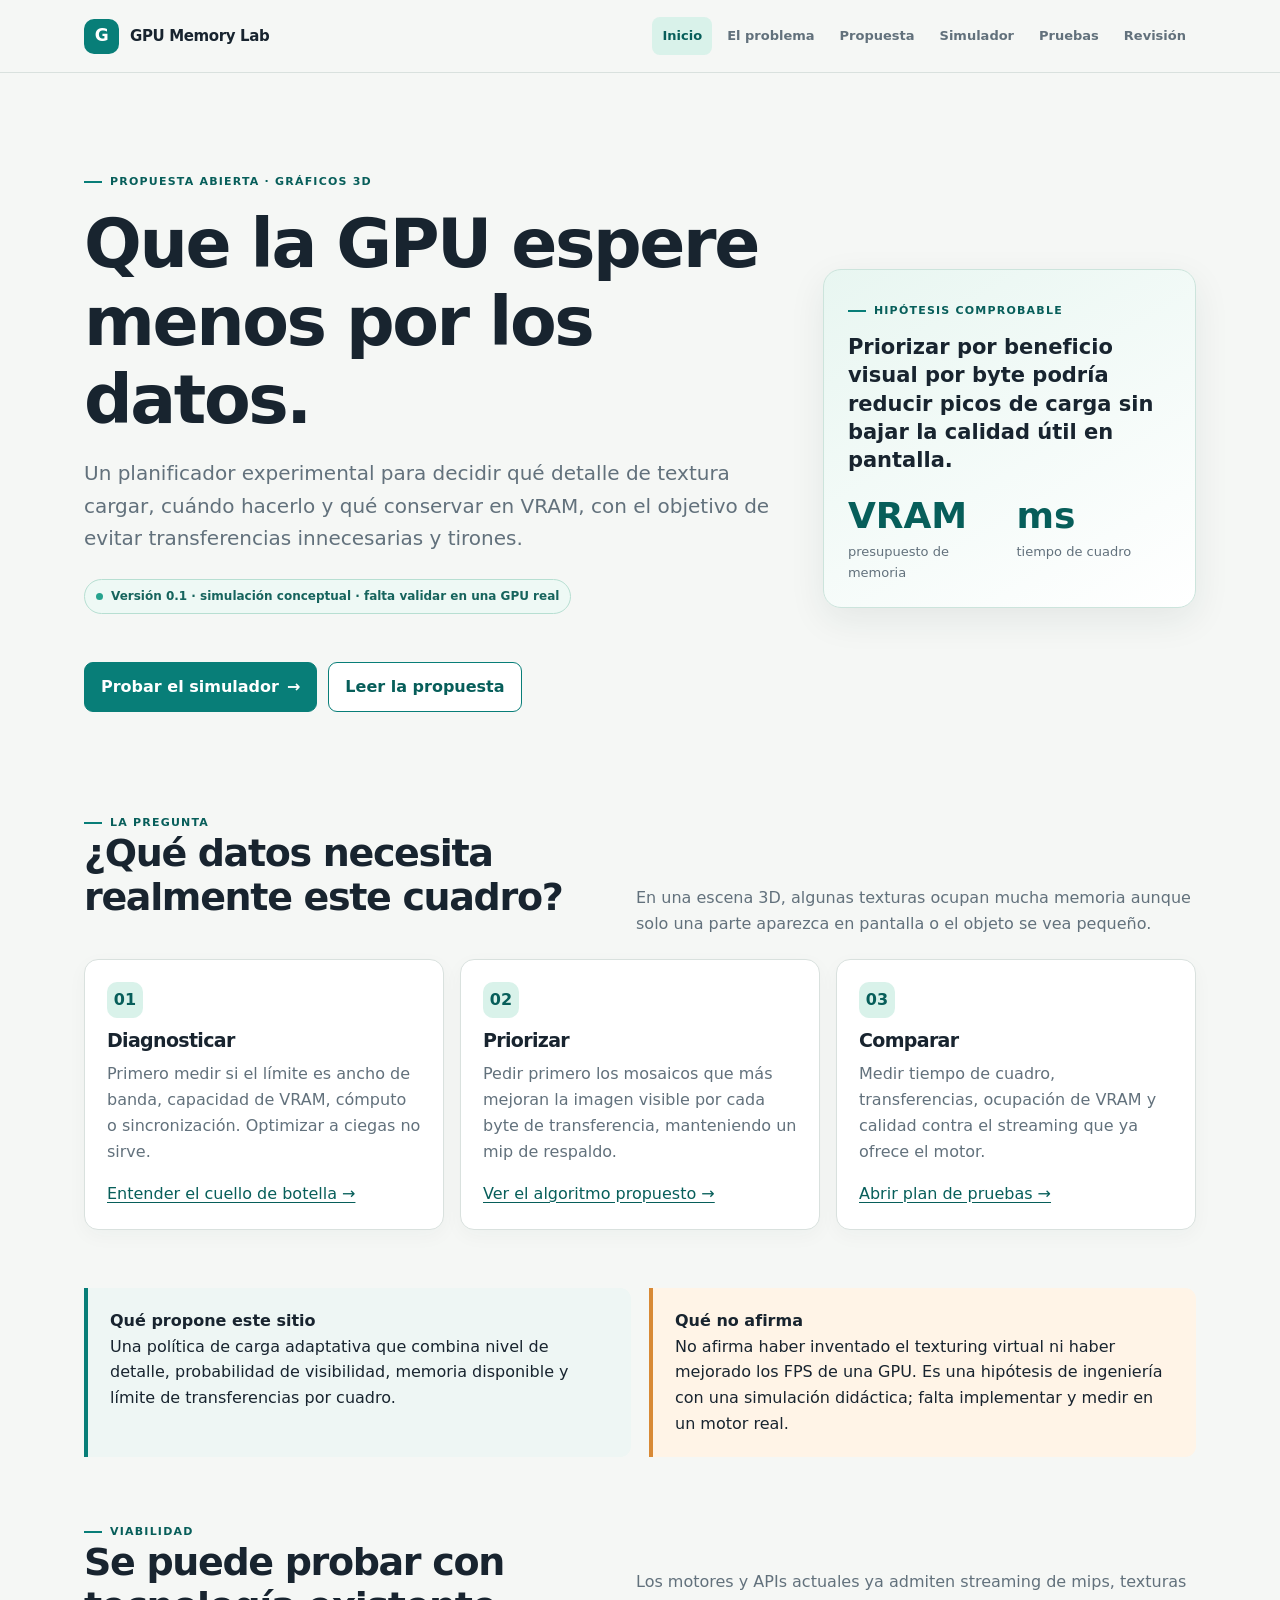
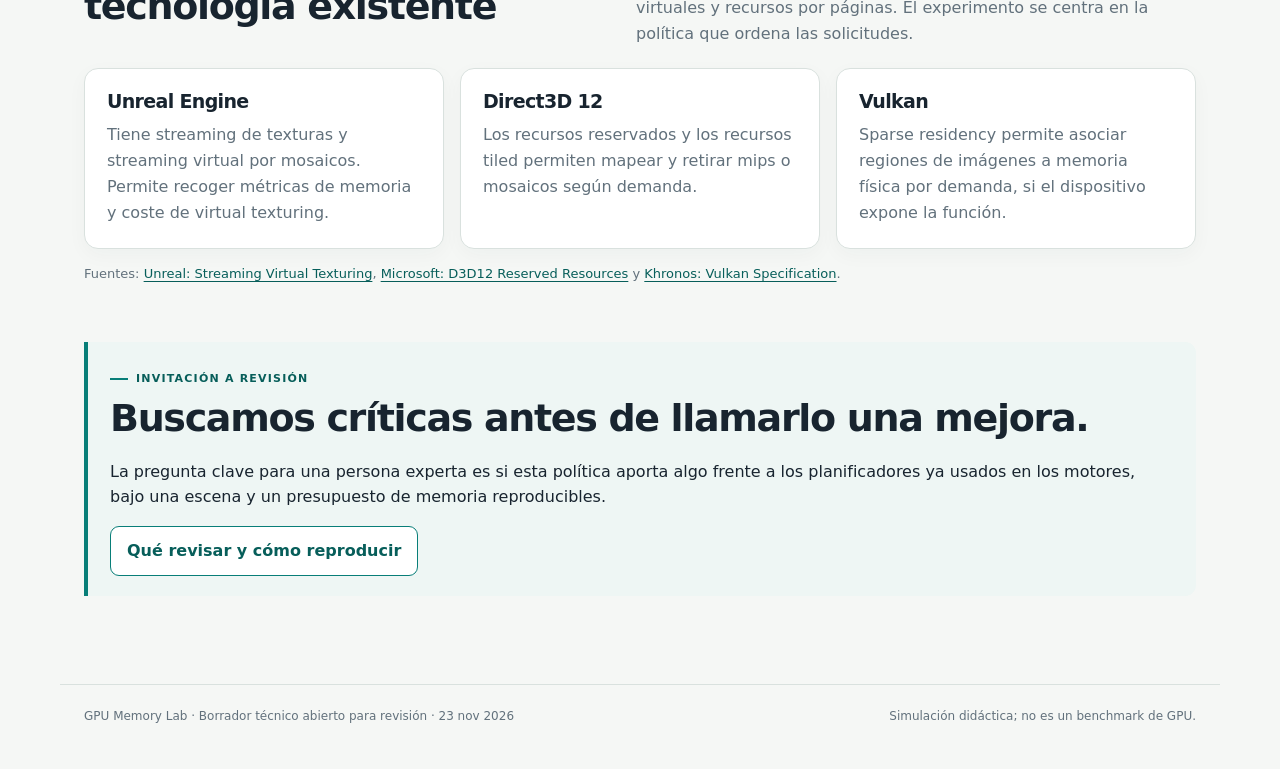
<file: index.html>
<!doctype html>
<html lang="es">
<head>
  <meta charset="utf-8">
  <meta name="viewport" content="width=device-width, initial-scale=1">
  <meta name="description" content="Propuesta experimental para reducir transferencias de texturas y tirones en GPU con presupuesto limitado de VRAM.">
  <title>GPU Memory Lab — Menos viajes, mismos píxeles</title>
  <link rel="stylesheet" href="styles.css">
</head>
<body>
  <header class="site-header"><div class="nav-wrap">
    <a class="brand" href="index.html"><span class="brand-mark">G</span><span>GPU Memory Lab</span></a>
    <nav class="nav-links" aria-label="Navegación principal">
      <a aria-current="page" href="index.html">Inicio</a><a href="problema.html">El problema</a><a href="propuesta.html">Propuesta</a><a href="simulador.html">Simulador</a><a href="validacion.html">Pruebas</a><a href="revision.html">Revisión</a>
    </nav>
  </div></header>
  <main>
    <section class="hero">
      <div>
        <span class="eyebrow">Propuesta abierta · gráficos 3D</span>
        <h1>Que la GPU espere menos por los datos.</h1>
        <p class="lede">Un planificador experimental para decidir qué detalle de textura cargar, cuándo hacerlo y qué conservar en VRAM, con el objetivo de evitar transferencias innecesarias y tirones.</p>
        <div class="status"><span class="status-dot"></span>Versión 0.1 · simulación conceptual · falta validar en una GPU real</div>
        <div class="actions"><a class="button" href="simulador.html">Probar el simulador <span aria-hidden="true">→</span></a><a class="button secondary" href="propuesta.html">Leer la propuesta</a></div>
      </div>
      <aside class="hero-panel" aria-label="Resumen del proyecto">
        <span class="eyebrow">Hipótesis comprobable</span>
        <p style="font-size:21px;font-weight:760;line-height:1.35;margin:13px 0 23px">Priorizar por beneficio visual por byte podría reducir picos de carga sin bajar la calidad útil en pantalla.</p>
        <div class="metric-row"><div><div class="metric">VRAM</div><div class="metric-label">presupuesto de memoria</div></div><div><div class="metric">ms</div><div class="metric-label">tiempo de cuadro</div></div></div>
      </aside>
    </section>

    <section class="section">
      <div class="section-head"><div><span class="eyebrow">La pregunta</span><h2>¿Qué datos necesita realmente este cuadro?</h2></div><p>En una escena 3D, algunas texturas ocupan mucha memoria aunque solo una parte aparezca en pantalla o el objeto se vea pequeño.</p></div>
      <div class="cards">
        <article class="card"><div class="card-icon">01</div><h3>Diagnosticar</h3><p class="muted">Primero medir si el límite es ancho de banda, capacidad de VRAM, cómputo o sincronización. Optimizar a ciegas no sirve.</p><a href="problema.html">Entender el cuello de botella →</a></article>
        <article class="card"><div class="card-icon">02</div><h3>Priorizar</h3><p class="muted">Pedir primero los mosaicos que más mejoran la imagen visible por cada byte de transferencia, manteniendo un mip de respaldo.</p><a href="propuesta.html">Ver el algoritmo propuesto →</a></article>
        <article class="card"><div class="card-icon">03</div><h3>Comparar</h3><p class="muted">Medir tiempo de cuadro, transferencias, ocupación de VRAM y calidad contra el streaming que ya ofrece el motor.</p><a href="validacion.html">Abrir plan de pruebas →</a></article>
      </div>
    </section>

    <section class="section two-col">
      <div class="callout"><strong>Qué propone este sitio</strong><p>Una política de carga adaptativa que combina nivel de detalle, probabilidad de visibilidad, memoria disponible y límite de transferencias por cuadro.</p></div>
      <div class="callout warning"><strong>Qué no afirma</strong><p>No afirma haber inventado el texturing virtual ni haber mejorado los FPS de una GPU. Es una hipótesis de ingeniería con una simulación didáctica; falta implementar y medir en un motor real.</p></div>
    </section>

    <section class="section">
      <div class="section-head"><div><span class="eyebrow">Viabilidad</span><h2>Se puede probar con tecnología existente</h2></div><p>Los motores y APIs actuales ya admiten streaming de mips, texturas virtuales y recursos por páginas. El experimento se centra en la política que ordena las solicitudes.</p></div>
      <div class="cards">
        <article class="card"><h3>Unreal Engine</h3><p class="muted">Tiene streaming de texturas y streaming virtual por mosaicos. Permite recoger métricas de memoria y coste de virtual texturing.</p></article>
        <article class="card"><h3>Direct3D 12</h3><p class="muted">Los recursos reservados y los recursos tiled permiten mapear y retirar mips o mosaicos según demanda.</p></article>
        <article class="card"><h3>Vulkan</h3><p class="muted">Sparse residency permite asociar regiones de imágenes a memoria física por demanda, si el dispositivo expone la función.</p></article>
      </div>
      <p class="small muted" style="margin-top:14px">Fuentes: <a href="https://dev.epicgames.com/documentation/en-us/unreal-engine/streaming-virtual-texturing-in-unreal-engine">Unreal: Streaming Virtual Texturing</a>, <a href="https://learn.microsoft.com/en-us/samples/microsoft/directx-graphics-samples/d3d12-reserved-resources-sample-win32/">Microsoft: D3D12 Reserved Resources</a> y <a href="https://registry.khronos.org/vulkan/specs/latest-ratified/pdf/vkspec.pdf">Khronos: Vulkan Specification</a>.</p>
    </section>

    <section class="section callout">
      <span class="eyebrow">Invitación a revisión</span>
      <h2 style="margin-top:9px">Buscamos críticas antes de llamarlo una mejora.</h2>
      <p>La pregunta clave para una persona experta es si esta política aporta algo frente a los planificadores ya usados en los motores, bajo una escena y un presupuesto de memoria reproducibles.</p>
      <a class="button secondary" href="revision.html">Qué revisar y cómo reproducir</a>
    </section>
  </main>
  <footer class="footer"><span>GPU Memory Lab · Borrador técnico abierto para revisión · 23 nov 2026</span><span>Simulación didáctica; no es un benchmark de GPU.</span></footer>
</body>
</html>
</file>
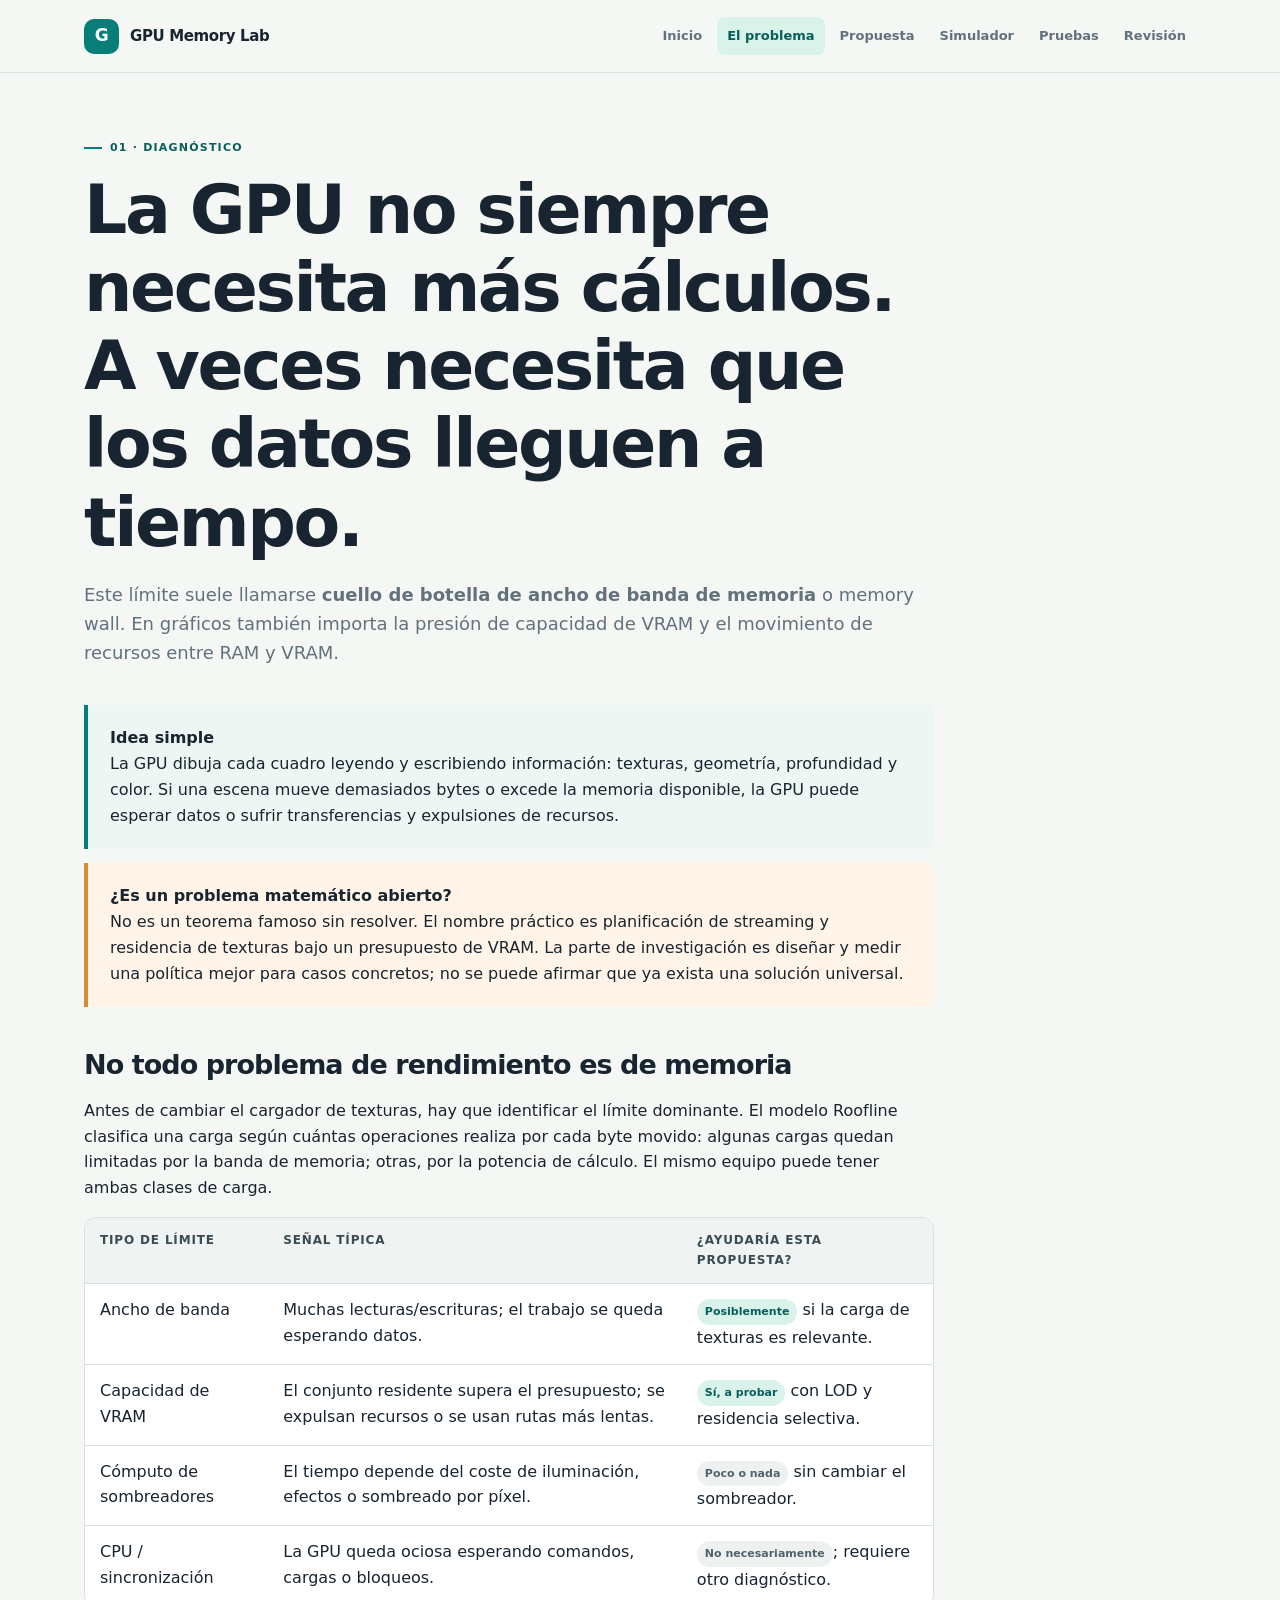
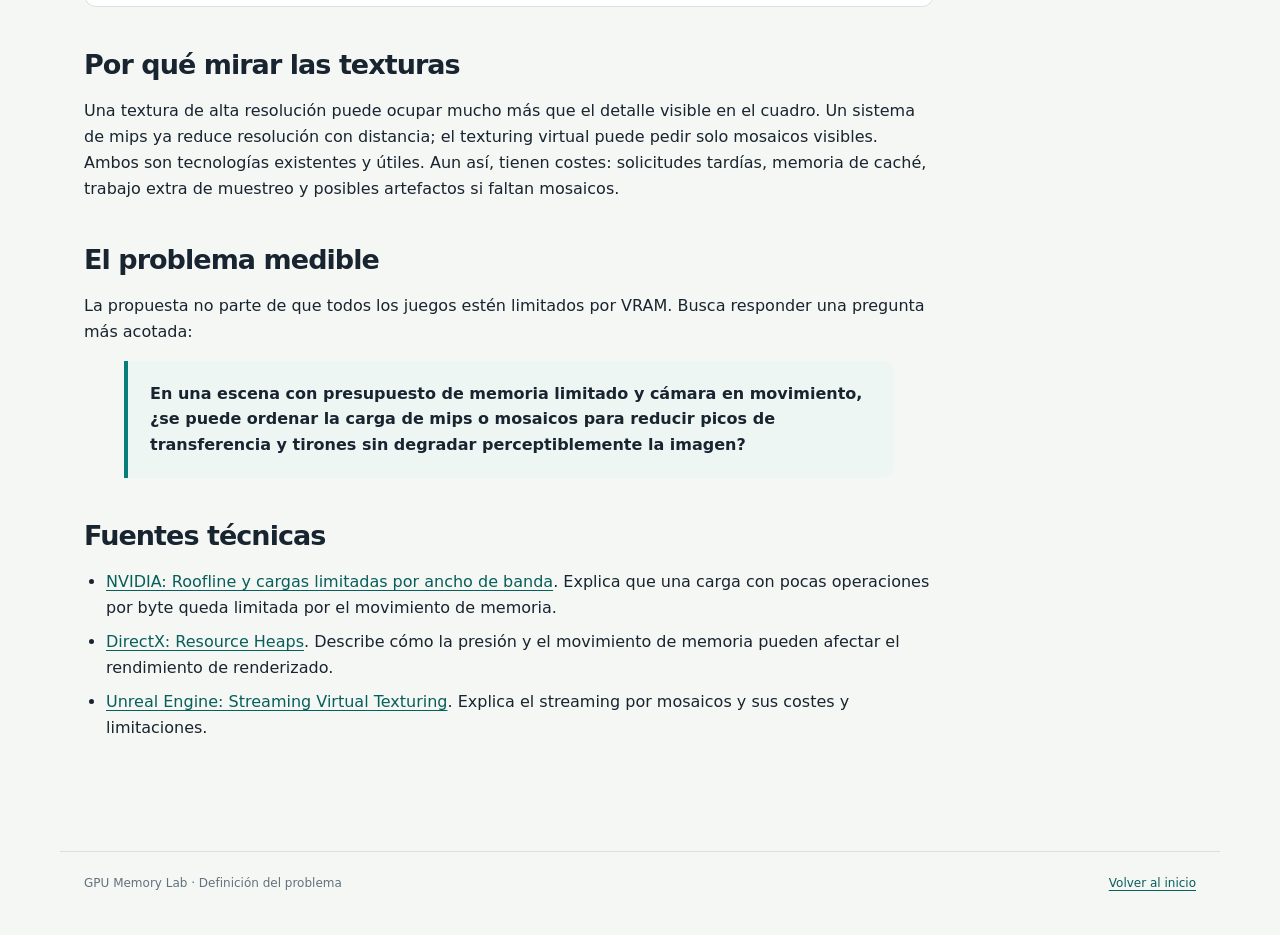
<file: problema.html>
<!doctype html>
<html lang="es">
<head><meta charset="utf-8"><meta name="viewport" content="width=device-width, initial-scale=1"><meta name="description" content="Qué significa el cuello de botella de memoria de una GPU y cómo diagnosticarlo."><title>El problema — GPU Memory Lab</title><link rel="stylesheet" href="styles.css"></head>
<body>
  <header class="site-header"><div class="nav-wrap"><a class="brand" href="index.html"><span class="brand-mark">G</span><span>GPU Memory Lab</span></a><nav class="nav-links" aria-label="Navegación principal"><a href="index.html">Inicio</a><a aria-current="page" href="problema.html">El problema</a><a href="propuesta.html">Propuesta</a><a href="simulador.html">Simulador</a><a href="validacion.html">Pruebas</a><a href="revision.html">Revisión</a></nav></div></header>
  <main>
    <div class="page-intro"><span class="eyebrow">01 · Diagnóstico</span><h1>La GPU no siempre necesita más cálculos. A veces necesita que los datos lleguen a tiempo.</h1><p>Este límite suele llamarse <strong>cuello de botella de ancho de banda de memoria</strong> o <em>memory wall</em>. En gráficos también importa la presión de capacidad de VRAM y el movimiento de recursos entre RAM y VRAM.</p></div>
    <div class="prose">
      <div class="callout"><strong>Idea simple</strong><p>La GPU dibuja cada cuadro leyendo y escribiendo información: texturas, geometría, profundidad y color. Si una escena mueve demasiados bytes o excede la memoria disponible, la GPU puede esperar datos o sufrir transferencias y expulsiones de recursos.</p></div>
      <div class="callout warning" style="margin-top:14px"><strong>¿Es un problema matemático abierto?</strong><p>No es un teorema famoso sin resolver. El nombre práctico es <em>planificación de streaming y residencia de texturas bajo un presupuesto de VRAM</em>. La parte de investigación es diseñar y medir una política mejor para casos concretos; no se puede afirmar que ya exista una solución universal.</p></div>
      <h2>No todo problema de rendimiento es de memoria</h2>
      <p>Antes de cambiar el cargador de texturas, hay que identificar el límite dominante. El modelo Roofline clasifica una carga según cuántas operaciones realiza por cada byte movido: algunas cargas quedan limitadas por la banda de memoria; otras, por la potencia de cálculo. El mismo equipo puede tener ambas clases de carga.</p>
      <div class="table-wrap"><table><thead><tr><th>Tipo de límite</th><th>Señal típica</th><th>¿Ayudaría esta propuesta?</th></tr></thead><tbody>
        <tr><td>Ancho de banda</td><td>Muchas lecturas/escrituras; el trabajo se queda esperando datos.</td><td><span class="tag green">Posiblemente</span> si la carga de texturas es relevante.</td></tr>
        <tr><td>Capacidad de VRAM</td><td>El conjunto residente supera el presupuesto; se expulsan recursos o se usan rutas más lentas.</td><td><span class="tag green">Sí, a probar</span> con LOD y residencia selectiva.</td></tr>
        <tr><td>Cómputo de sombreadores</td><td>El tiempo depende del coste de iluminación, efectos o sombreado por píxel.</td><td><span class="tag">Poco o nada</span> sin cambiar el sombreador.</td></tr>
        <tr><td>CPU / sincronización</td><td>La GPU queda ociosa esperando comandos, cargas o bloqueos.</td><td><span class="tag">No necesariamente</span>; requiere otro diagnóstico.</td></tr>
      </tbody></table></div>
      <h2>Por qué mirar las texturas</h2>
      <p>Una textura de alta resolución puede ocupar mucho más que el detalle visible en el cuadro. Un sistema de mips ya reduce resolución con distancia; el texturing virtual puede pedir solo mosaicos visibles. Ambos son tecnologías existentes y útiles. Aun así, tienen costes: solicitudes tardías, memoria de caché, trabajo extra de muestreo y posibles artefactos si faltan mosaicos.</p>
      <h2>El problema medible</h2>
      <p>La propuesta no parte de que todos los juegos estén limitados por VRAM. Busca responder una pregunta más acotada:</p>
      <blockquote class="callout"><strong>En una escena con presupuesto de memoria limitado y cámara en movimiento, ¿se puede ordenar la carga de mips o mosaicos para reducir picos de transferencia y tirones sin degradar perceptiblemente la imagen?</strong></blockquote>
      <h2>Fuentes técnicas</h2>
      <ul>
        <li><a href="https://developer.nvidia.com/blog/?p=119595">NVIDIA: Roofline y cargas limitadas por ancho de banda</a>. Explica que una carga con pocas operaciones por byte queda limitada por el movimiento de memoria.</li>
        <li><a href="https://microsoft.github.io/DirectX-Specs/d3d/ResourceHeaps.html">DirectX: Resource Heaps</a>. Describe cómo la presión y el movimiento de memoria pueden afectar el rendimiento de renderizado.</li>
        <li><a href="https://dev.epicgames.com/documentation/en-us/unreal-engine/streaming-virtual-texturing-in-unreal-engine">Unreal Engine: Streaming Virtual Texturing</a>. Explica el streaming por mosaicos y sus costes y limitaciones.</li>
      </ul>
    </div>
  </main>
  <footer class="footer"><span>GPU Memory Lab · Definición del problema</span><span><a href="index.html">Volver al inicio</a></span></footer>
</body>
</html>
</file>
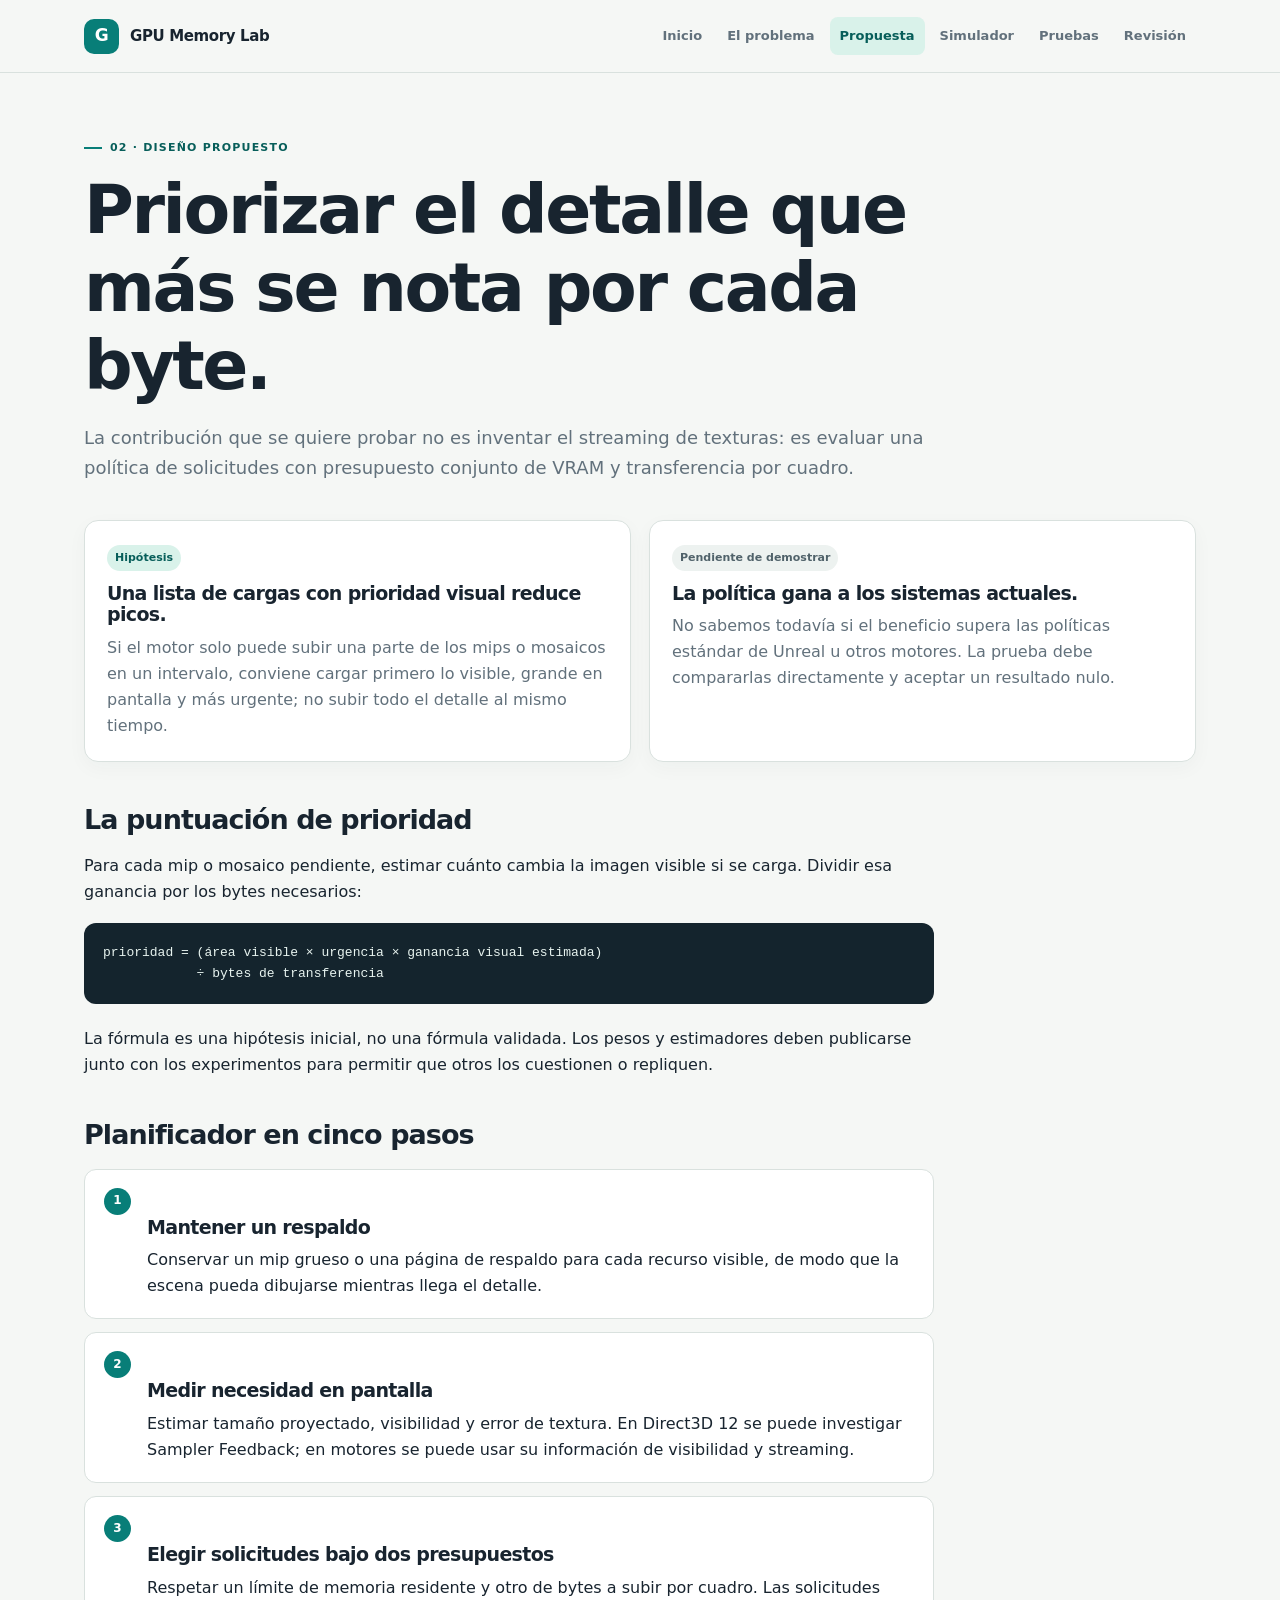
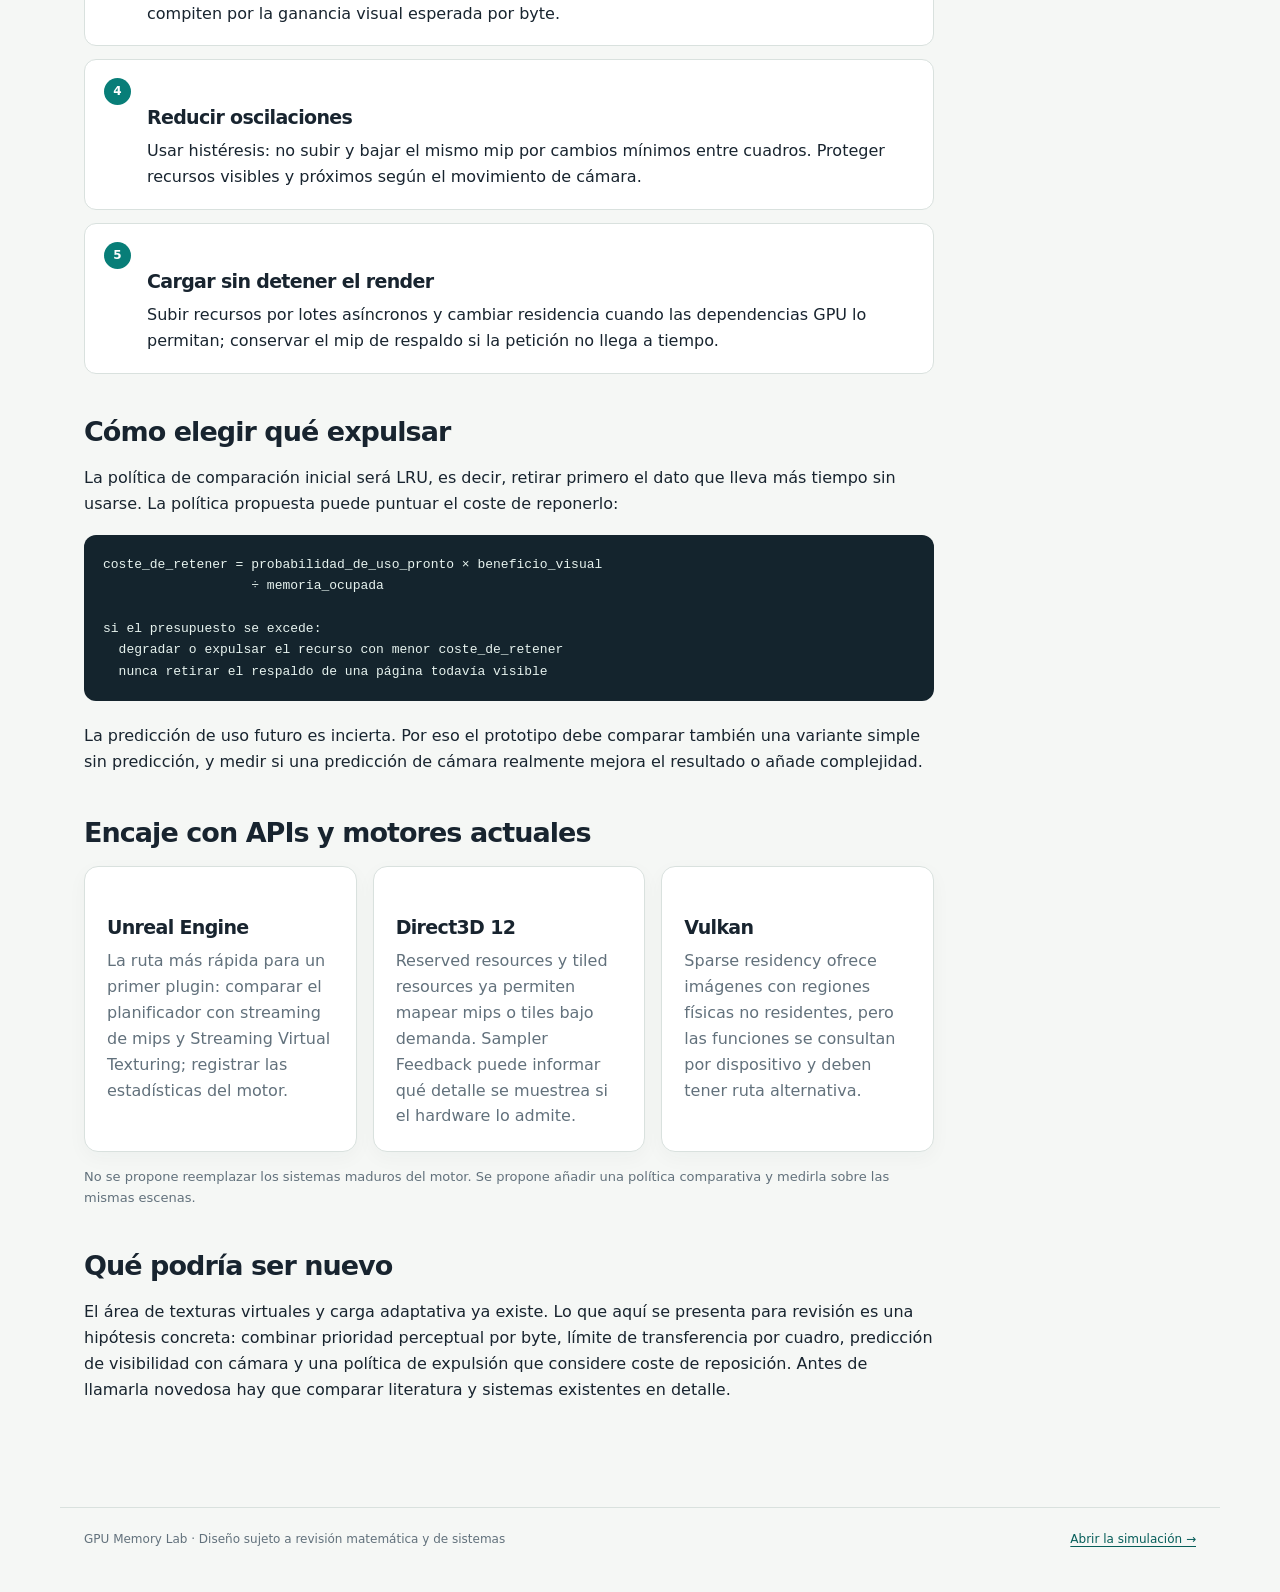
<file: propuesta.html>
<!doctype html>
<html lang="es">
<head><meta charset="utf-8"><meta name="viewport" content="width=device-width, initial-scale=1"><meta name="description" content="Propuesta técnica y algoritmo para priorizar texturas por ganancia visual por byte."><title>Propuesta — GPU Memory Lab</title><link rel="stylesheet" href="styles.css"></head>
<body>
  <header class="site-header"><div class="nav-wrap"><a class="brand" href="index.html"><span class="brand-mark">G</span><span>GPU Memory Lab</span></a><nav class="nav-links" aria-label="Navegación principal"><a href="index.html">Inicio</a><a href="problema.html">El problema</a><a aria-current="page" href="propuesta.html">Propuesta</a><a href="simulador.html">Simulador</a><a href="validacion.html">Pruebas</a><a href="revision.html">Revisión</a></nav></div></header>
  <main>
    <div class="page-intro"><span class="eyebrow">02 · Diseño propuesto</span><h1>Priorizar el detalle que más se nota por cada byte.</h1><p>La contribución que se quiere probar no es inventar el streaming de texturas: es evaluar una política de solicitudes con presupuesto conjunto de VRAM y transferencia por cuadro.</p></div>
    <div class="two-col">
      <section class="card"><span class="tag green">Hipótesis</span><h3 style="margin-top:12px">Una lista de cargas con prioridad visual reduce picos.</h3><p class="muted">Si el motor solo puede subir una parte de los mips o mosaicos en un intervalo, conviene cargar primero lo visible, grande en pantalla y más urgente; no subir todo el detalle al mismo tiempo.</p></section>
      <section class="card"><span class="tag">Pendiente de demostrar</span><h3 style="margin-top:12px">La política gana a los sistemas actuales.</h3><p class="muted">No sabemos todavía si el beneficio supera las políticas estándar de Unreal u otros motores. La prueba debe compararlas directamente y aceptar un resultado nulo.</p></section>
    </div>
    <div class="prose">
      <h2>La puntuación de prioridad</h2>
      <p>Para cada mip o mosaico pendiente, estimar cuánto cambia la imagen visible si se carga. Dividir esa ganancia por los bytes necesarios:</p>
      <pre>prioridad = (área visible × urgencia × ganancia visual estimada)
            ÷ bytes de transferencia</pre>
      <p>La fórmula es una hipótesis inicial, no una fórmula validada. Los pesos y estimadores deben publicarse junto con los experimentos para permitir que otros los cuestionen o repliquen.</p>
      <h2>Planificador en cinco pasos</h2>
      <div class="steps">
        <article class="step"><h3>Mantener un respaldo</h3><p>Conservar un mip grueso o una página de respaldo para cada recurso visible, de modo que la escena pueda dibujarse mientras llega el detalle.</p></article>
        <article class="step"><h3>Medir necesidad en pantalla</h3><p>Estimar tamaño proyectado, visibilidad y error de textura. En Direct3D 12 se puede investigar Sampler Feedback; en motores se puede usar su información de visibilidad y streaming.</p></article>
        <article class="step"><h3>Elegir solicitudes bajo dos presupuestos</h3><p>Respetar un límite de memoria residente y otro de bytes a subir por cuadro. Las solicitudes compiten por la ganancia visual esperada por byte.</p></article>
        <article class="step"><h3>Reducir oscilaciones</h3><p>Usar histéresis: no subir y bajar el mismo mip por cambios mínimos entre cuadros. Proteger recursos visibles y próximos según el movimiento de cámara.</p></article>
        <article class="step"><h3>Cargar sin detener el render</h3><p>Subir recursos por lotes asíncronos y cambiar residencia cuando las dependencias GPU lo permitan; conservar el mip de respaldo si la petición no llega a tiempo.</p></article>
      </div>
      <h2>Cómo elegir qué expulsar</h2>
      <p>La política de comparación inicial será LRU, es decir, retirar primero el dato que lleva más tiempo sin usarse. La política propuesta puede puntuar el coste de reponerlo:</p>
      <pre>coste_de_retener = probabilidad_de_uso_pronto × beneficio_visual
                   ÷ memoria_ocupada

si el presupuesto se excede:
  degradar o expulsar el recurso con menor coste_de_retener
  nunca retirar el respaldo de una página todavía visible</pre>
      <p>La predicción de uso futuro es incierta. Por eso el prototipo debe comparar también una variante simple sin predicción, y medir si una predicción de cámara realmente mejora el resultado o añade complejidad.</p>
      <h2>Encaje con APIs y motores actuales</h2>
      <div class="cards">
        <article class="card"><h3>Unreal Engine</h3><p class="muted">La ruta más rápida para un primer plugin: comparar el planificador con streaming de mips y Streaming Virtual Texturing; registrar las estadísticas del motor.</p></article>
        <article class="card"><h3>Direct3D 12</h3><p class="muted">Reserved resources y tiled resources ya permiten mapear mips o tiles bajo demanda. Sampler Feedback puede informar qué detalle se muestrea si el hardware lo admite.</p></article>
        <article class="card"><h3>Vulkan</h3><p class="muted">Sparse residency ofrece imágenes con regiones físicas no residentes, pero las funciones se consultan por dispositivo y deben tener ruta alternativa.</p></article>
      </div>
      <p class="small muted" style="margin-top:14px">No se propone reemplazar los sistemas maduros del motor. Se propone añadir una política comparativa y medirla sobre las mismas escenas.</p>
      <h2>Qué podría ser nuevo</h2>
      <p>El área de texturas virtuales y carga adaptativa ya existe. Lo que aquí se presenta para revisión es una hipótesis concreta: combinar prioridad perceptual por byte, límite de transferencia por cuadro, predicción de visibilidad con cámara y una política de expulsión que considere coste de reposición. Antes de llamarla novedosa hay que comparar literatura y sistemas existentes en detalle.</p>
    </div>
  </main>
  <footer class="footer"><span>GPU Memory Lab · Diseño sujeto a revisión matemática y de sistemas</span><span><a href="simulador.html">Abrir la simulación →</a></span></footer>
</body>
</html>
</file>
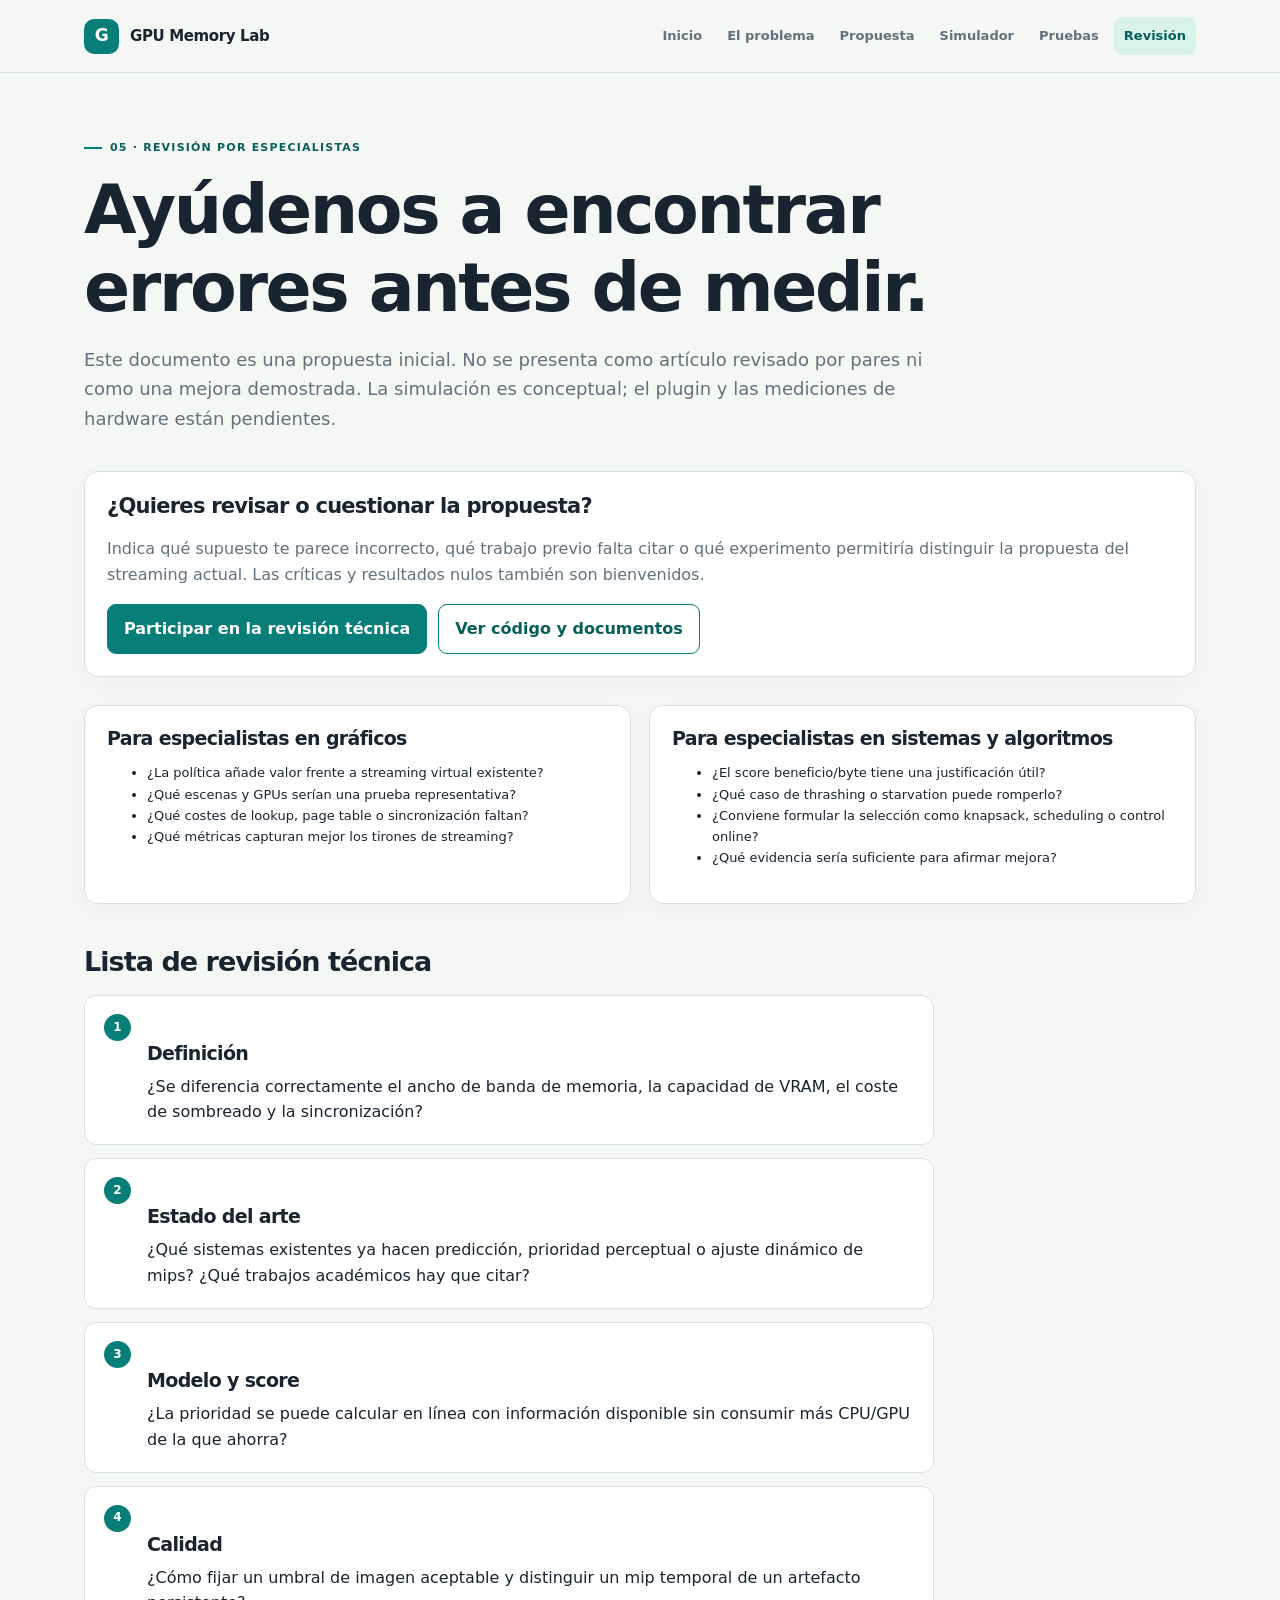
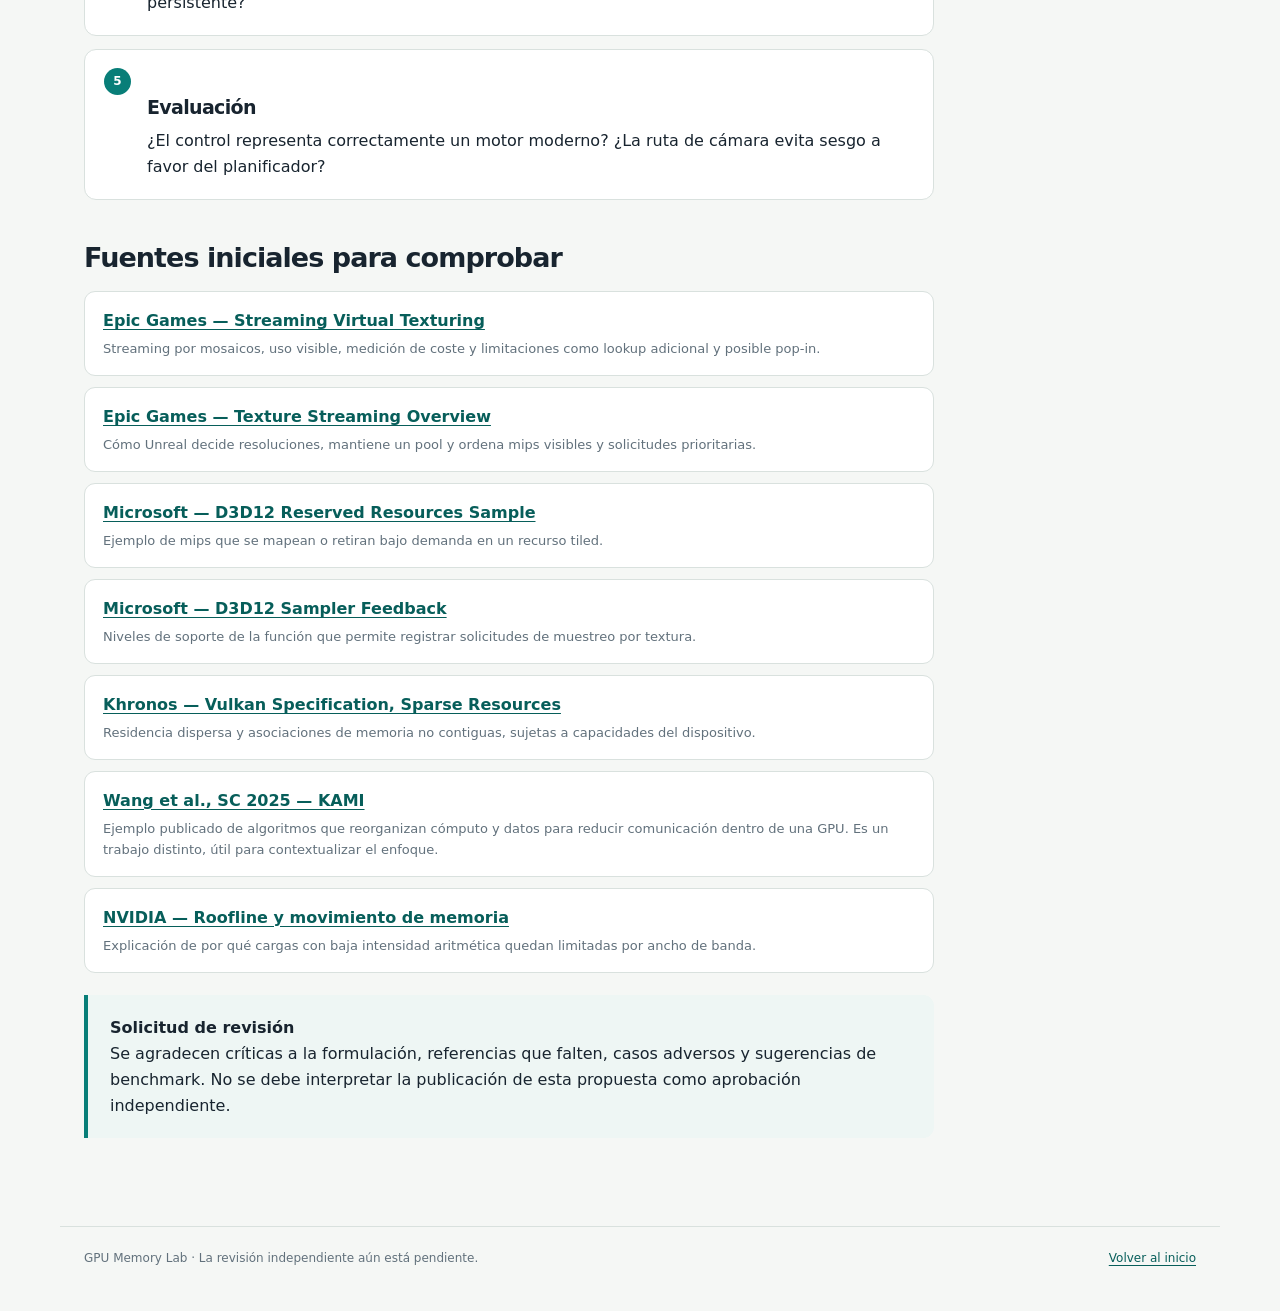
<file: revision.html>
<!doctype html>
<html lang="es">
<head><meta charset="utf-8"><meta name="viewport" content="width=device-width, initial-scale=1"><meta name="description" content="Preguntas para revisión independiente de la propuesta de planificación de mips y mosaicos GPU."><title>Revisión — GPU Memory Lab</title><link rel="stylesheet" href="styles.css"></head>
<body>
  <header class="site-header"><div class="nav-wrap"><a class="brand" href="index.html"><span class="brand-mark">G</span><span>GPU Memory Lab</span></a><nav class="nav-links" aria-label="Navegación principal"><a href="index.html">Inicio</a><a href="problema.html">El problema</a><a href="propuesta.html">Propuesta</a><a href="simulador.html">Simulador</a><a href="validacion.html">Pruebas</a><a aria-current="page" href="revision.html">Revisión</a></nav></div></header>
  <main>
    <div class="page-intro"><span class="eyebrow">05 · Revisión por especialistas</span><h1>Ayúdenos a encontrar errores antes de medir.</h1><p>Este documento es una propuesta inicial. No se presenta como artículo revisado por pares ni como una mejora demostrada. La simulación es conceptual; el plugin y las mediciones de hardware están pendientes.</p></div>
    <section class="card" style="margin-bottom:28px"><h2 style="font-size:21px">¿Quieres revisar o cuestionar la propuesta?</h2><p class="muted">Indica qué supuesto te parece incorrecto, qué trabajo previo falta citar o qué experimento permitiría distinguir la propuesta del streaming actual. Las críticas y resultados nulos también son bienvenidos.</p><div class="actions" style="margin-top:12px"><a class="button" href="https://github.com/estivenlasso679-sketch/gpu-memory-lab/issues/1">Participar en la revisión técnica</a><a class="button secondary" href="https://github.com/estivenlasso679-sketch/gpu-memory-lab">Ver código y documentos</a></div></section>
    <div class="two-col">
      <section class="card"><h3>Para especialistas en gráficos</h3><ul class="small"><li>¿La política añade valor frente a streaming virtual existente?</li><li>¿Qué escenas y GPUs serían una prueba representativa?</li><li>¿Qué costes de lookup, page table o sincronización faltan?</li><li>¿Qué métricas capturan mejor los tirones de streaming?</li></ul></section>
      <section class="card"><h3>Para especialistas en sistemas y algoritmos</h3><ul class="small"><li>¿El score beneficio/byte tiene una justificación útil?</li><li>¿Qué caso de thrashing o starvation puede romperlo?</li><li>¿Conviene formular la selección como knapsack, scheduling o control online?</li><li>¿Qué evidencia sería suficiente para afirmar mejora?</li></ul></section>
    </div>
    <div class="prose">
      <h2>Lista de revisión técnica</h2>
      <div class="steps">
        <article class="step"><h3>Definición</h3><p>¿Se diferencia correctamente el ancho de banda de memoria, la capacidad de VRAM, el coste de sombreado y la sincronización?</p></article>
        <article class="step"><h3>Estado del arte</h3><p>¿Qué sistemas existentes ya hacen predicción, prioridad perceptual o ajuste dinámico de mips? ¿Qué trabajos académicos hay que citar?</p></article>
        <article class="step"><h3>Modelo y score</h3><p>¿La prioridad se puede calcular en línea con información disponible sin consumir más CPU/GPU de la que ahorra?</p></article>
        <article class="step"><h3>Calidad</h3><p>¿Cómo fijar un umbral de imagen aceptable y distinguir un mip temporal de un artefacto persistente?</p></article>
        <article class="step"><h3>Evaluación</h3><p>¿El control representa correctamente un motor moderno? ¿La ruta de cámara evita sesgo a favor del planificador?</p></article>
      </div>
      <h2>Fuentes iniciales para comprobar</h2>
      <div class="source-list">
        <article class="source"><strong><a href="https://dev.epicgames.com/documentation/en-us/unreal-engine/streaming-virtual-texturing-in-unreal-engine">Epic Games — Streaming Virtual Texturing</a></strong><p>Streaming por mosaicos, uso visible, medición de coste y limitaciones como lookup adicional y posible pop-in.</p></article>
        <article class="source"><strong><a href="https://dev.epicgames.com/documentation/en-us/unreal-engine/texture-streaming-overview-for-unreal-engine">Epic Games — Texture Streaming Overview</a></strong><p>Cómo Unreal decide resoluciones, mantiene un pool y ordena mips visibles y solicitudes prioritarias.</p></article>
        <article class="source"><strong><a href="https://learn.microsoft.com/en-us/samples/microsoft/directx-graphics-samples/d3d12-reserved-resources-sample-win32/">Microsoft — D3D12 Reserved Resources Sample</a></strong><p>Ejemplo de mips que se mapean o retiran bajo demanda en un recurso tiled.</p></article>
        <article class="source"><strong><a href="https://learn.microsoft.com/en-us/windows/win32/api/d3d12/ne-d3d12-d3d12_sampler_feedback_tier">Microsoft — D3D12 Sampler Feedback</a></strong><p>Niveles de soporte de la función que permite registrar solicitudes de muestreo por textura.</p></article>
        <article class="source"><strong><a href="https://registry.khronos.org/vulkan/specs/latest-ratified/pdf/vkspec.pdf">Khronos — Vulkan Specification, Sparse Resources</a></strong><p>Residencia dispersa y asociaciones de memoria no contiguas, sujetas a capacidades del dispositivo.</p></article>
        <article class="source"><strong><a href="https://doi.org/10.1145/3712285.3759895">Wang et al., SC 2025 — KAMI</a></strong><p>Ejemplo publicado de algoritmos que reorganizan cómputo y datos para reducir comunicación dentro de una GPU. Es un trabajo distinto, útil para contextualizar el enfoque.</p></article>
        <article class="source"><strong><a href="https://developer.nvidia.com/blog/?p=119595">NVIDIA — Roofline y movimiento de memoria</a></strong><p>Explicación de por qué cargas con baja intensidad aritmética quedan limitadas por ancho de banda.</p></article>
      </div>
      <div class="callout" style="margin-top:22px"><strong>Solicitud de revisión</strong><p>Se agradecen críticas a la formulación, referencias que falten, casos adversos y sugerencias de benchmark. No se debe interpretar la publicación de esta propuesta como aprobación independiente.</p></div>
    </div>
  </main>
  <footer class="footer"><span>GPU Memory Lab · La revisión independiente aún está pendiente.</span><span><a href="index.html">Volver al inicio</a></span></footer>
</body>
</html>
</file>
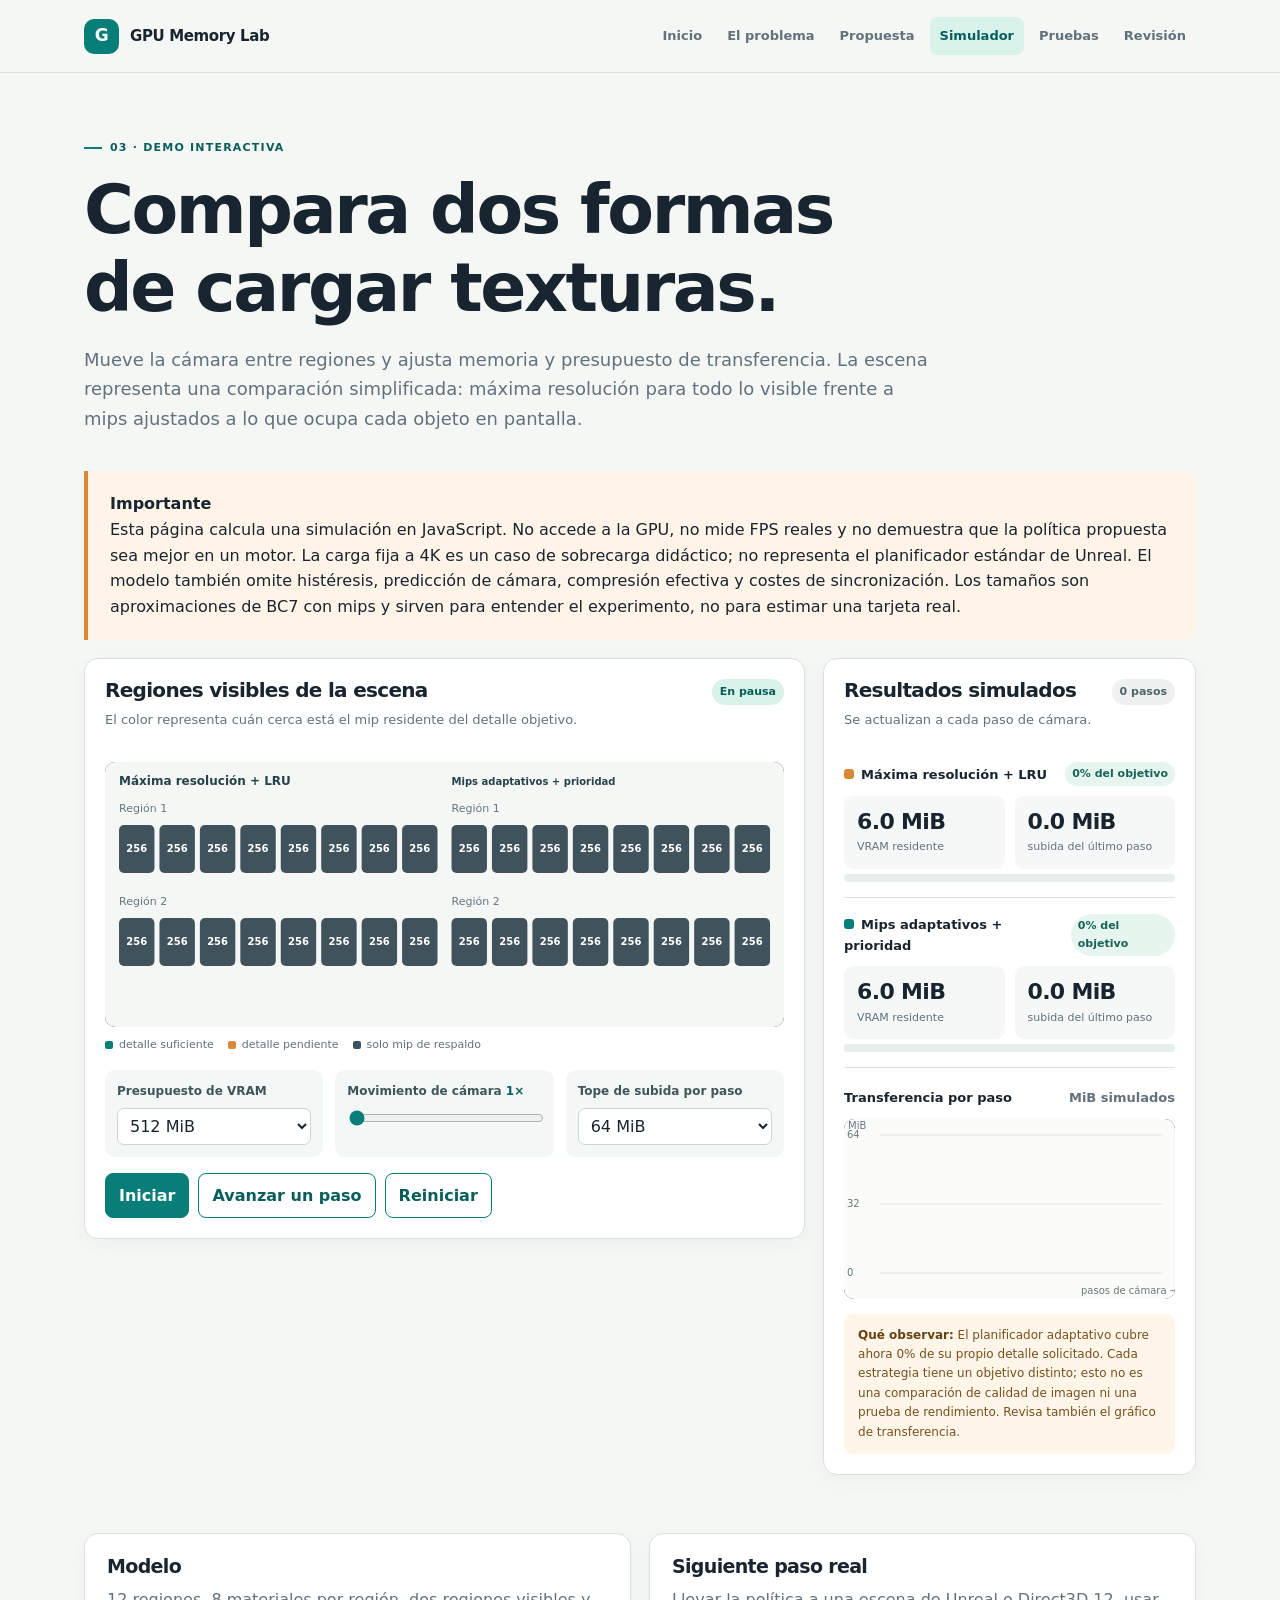
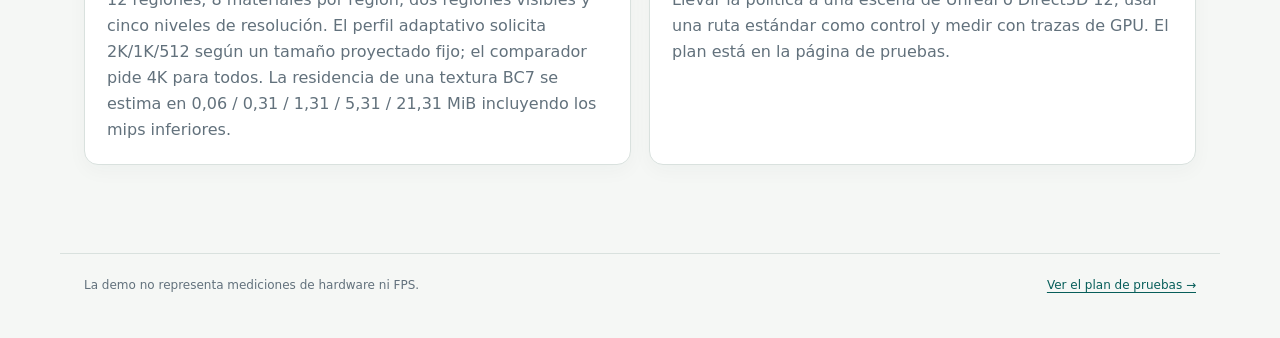
<file: simulador.html>
<!doctype html>
<html lang="es">
<head><meta charset="utf-8"><meta name="viewport" content="width=device-width, initial-scale=1"><meta name="description" content="Simulación ilustrativa de carga fija de texturas frente a mips adaptativos bajo presupuesto de VRAM."><title>Simulador — GPU Memory Lab</title><link rel="stylesheet" href="styles.css"><script src="demo.js" defer></script></head>
<body>
  <header class="site-header"><div class="nav-wrap"><a class="brand" href="index.html"><span class="brand-mark">G</span><span>GPU Memory Lab</span></a><nav class="nav-links" aria-label="Navegación principal"><a href="index.html">Inicio</a><a href="problema.html">El problema</a><a href="propuesta.html">Propuesta</a><a aria-current="page" href="simulador.html">Simulador</a><a href="validacion.html">Pruebas</a><a href="revision.html">Revisión</a></nav></div></header>
  <main>
    <div class="page-intro"><span class="eyebrow">03 · Demo interactiva</span><h1>Compara dos formas de cargar texturas.</h1><p>Mueve la cámara entre regiones y ajusta memoria y presupuesto de transferencia. La escena representa una comparación simplificada: máxima resolución para todo lo visible frente a mips ajustados a lo que ocupa cada objeto en pantalla.</p></div>
    <div class="callout warning" style="margin-bottom:18px"><strong>Importante</strong><p>Esta página calcula una simulación en JavaScript. No accede a la GPU, no mide FPS reales y no demuestra que la política propuesta sea mejor en un motor. La carga fija a 4K es un caso de sobrecarga didáctico; no representa el planificador estándar de Unreal. El modelo también omite histéresis, predicción de cámara, compresión efectiva y costes de sincronización. Los tamaños son aproximaciones de BC7 con mips y sirven para entender el experimento, no para estimar una tarjeta real.</p></div>
    <div class="sim-layout">
      <section class="panel">
        <div class="panel-head"><div><h2>Regiones visibles de la escena</h2><p class="muted small">El color representa cuán cerca está el mip residente del detalle objetivo.</p></div><span class="tag green" id="simStatus">En pausa</span></div>
        <canvas id="sceneCanvas" class="scene-canvas" aria-label="Visualización simulada de mosaicos de textura"></canvas>
        <div class="legend"><span><i style="background:#087e78"></i>detalle suficiente</span><span><i style="background:#d88935"></i>detalle pendiente</span><span><i style="background:#40535d"></i>solo mip de respaldo</span></div>
        <div class="controls">
          <div class="control"><label for="budget">Presupuesto de VRAM</label><select id="budget"><option value="256">256 MiB</option><option value="512" selected>512 MiB</option><option value="1024">1 GiB</option><option value="2048">2 GiB</option></select></div>
          <div class="control"><label for="speed">Movimiento de cámara <output id="speedLabel">1×</output></label><input id="speed" type="range" min="1" max="3" step="1" value="1"></div>
          <div class="control"><label for="uploadCap">Tope de subida por paso</label><select id="uploadCap"><option value="32">32 MiB</option><option value="64" selected>64 MiB</option><option value="128">128 MiB</option><option value="256">256 MiB</option></select></div>
        </div>
        <div class="sim-actions"><button id="playBtn" type="button">Iniciar</button><button class="secondary" id="stepBtn" type="button">Avanzar un paso</button><button class="secondary" id="resetBtn" type="button">Reiniciar</button></div>
      </section>
      <aside class="panel">
        <div class="panel-head"><div><h2>Resultados simulados</h2><p class="muted small">Se actualizan a cada paso de cámara.</p></div><span class="tag" id="stepCount">0 pasos</span></div>
        <div class="strategy-row">
          <div class="strategy-name"><span><i class="swatch" style="background:#d88935"></i>Máxima resolución + LRU</span><span class="quality-chip" id="qualityFixed">—</span></div>
          <div class="stat-grid"><div class="stat"><strong id="fixedMem">—</strong><span>VRAM residente</span></div><div class="stat"><strong id="fixedUpload">—</strong><span>subida del último paso</span></div></div>
          <div class="bar-track"><div class="bar-fill gold" id="fixedBar" style="width:0"></div></div>
        </div>
        <div class="strategy-row">
          <div class="strategy-name"><span><i class="swatch" style="background:#087e78"></i>Mips adaptativos + prioridad</span><span class="quality-chip" id="qualityAdaptive">—</span></div>
          <div class="stat-grid"><div class="stat"><strong id="adaptiveMem">—</strong><span>VRAM residente</span></div><div class="stat"><strong id="adaptiveUpload">—</strong><span>subida del último paso</span></div></div>
          <div class="bar-track"><div class="bar-fill" id="adaptiveBar" style="width:0"></div></div>
        </div>
        <div style="margin-top:19px"><div class="strategy-name"><span>Transferencia por paso</span><span class="small muted">MiB simulados</span></div><canvas id="chartCanvas" class="chart-canvas" aria-label="Gráfico de transferencias simuladas por paso"></canvas></div>
        <div class="sim-note" id="readout"><strong>Qué observar:</strong> con capacidad limitada, la carga fija puede subir datos que ocupan más detalle del que el objeto muestra. Revisa también la calidad útil y no solo los MiB transferidos.</div>
      </aside>
    </div>
    <section class="section two-col">
      <div class="card"><h3>Modelo</h3><p class="muted">12 regiones, 8 materiales por región, dos regiones visibles y cinco niveles de resolución. El perfil adaptativo solicita 2K/1K/512 según un tamaño proyectado fijo; el comparador pide 4K para todos. La residencia de una textura BC7 se estima en 0,06 / 0,31 / 1,31 / 5,31 / 21,31 MiB incluyendo los mips inferiores.</p></div>
      <div class="card"><h3>Siguiente paso real</h3><p class="muted">Llevar la política a una escena de Unreal o Direct3D 12, usar una ruta estándar como control y medir con trazas de GPU. El plan está en la página de pruebas.</p></div>
    </section>
  </main>
  <footer class="footer"><span>La demo no representa mediciones de hardware ni FPS.</span><span><a href="validacion.html">Ver el plan de pruebas →</a></span></footer>
</body>
</html>
</file>
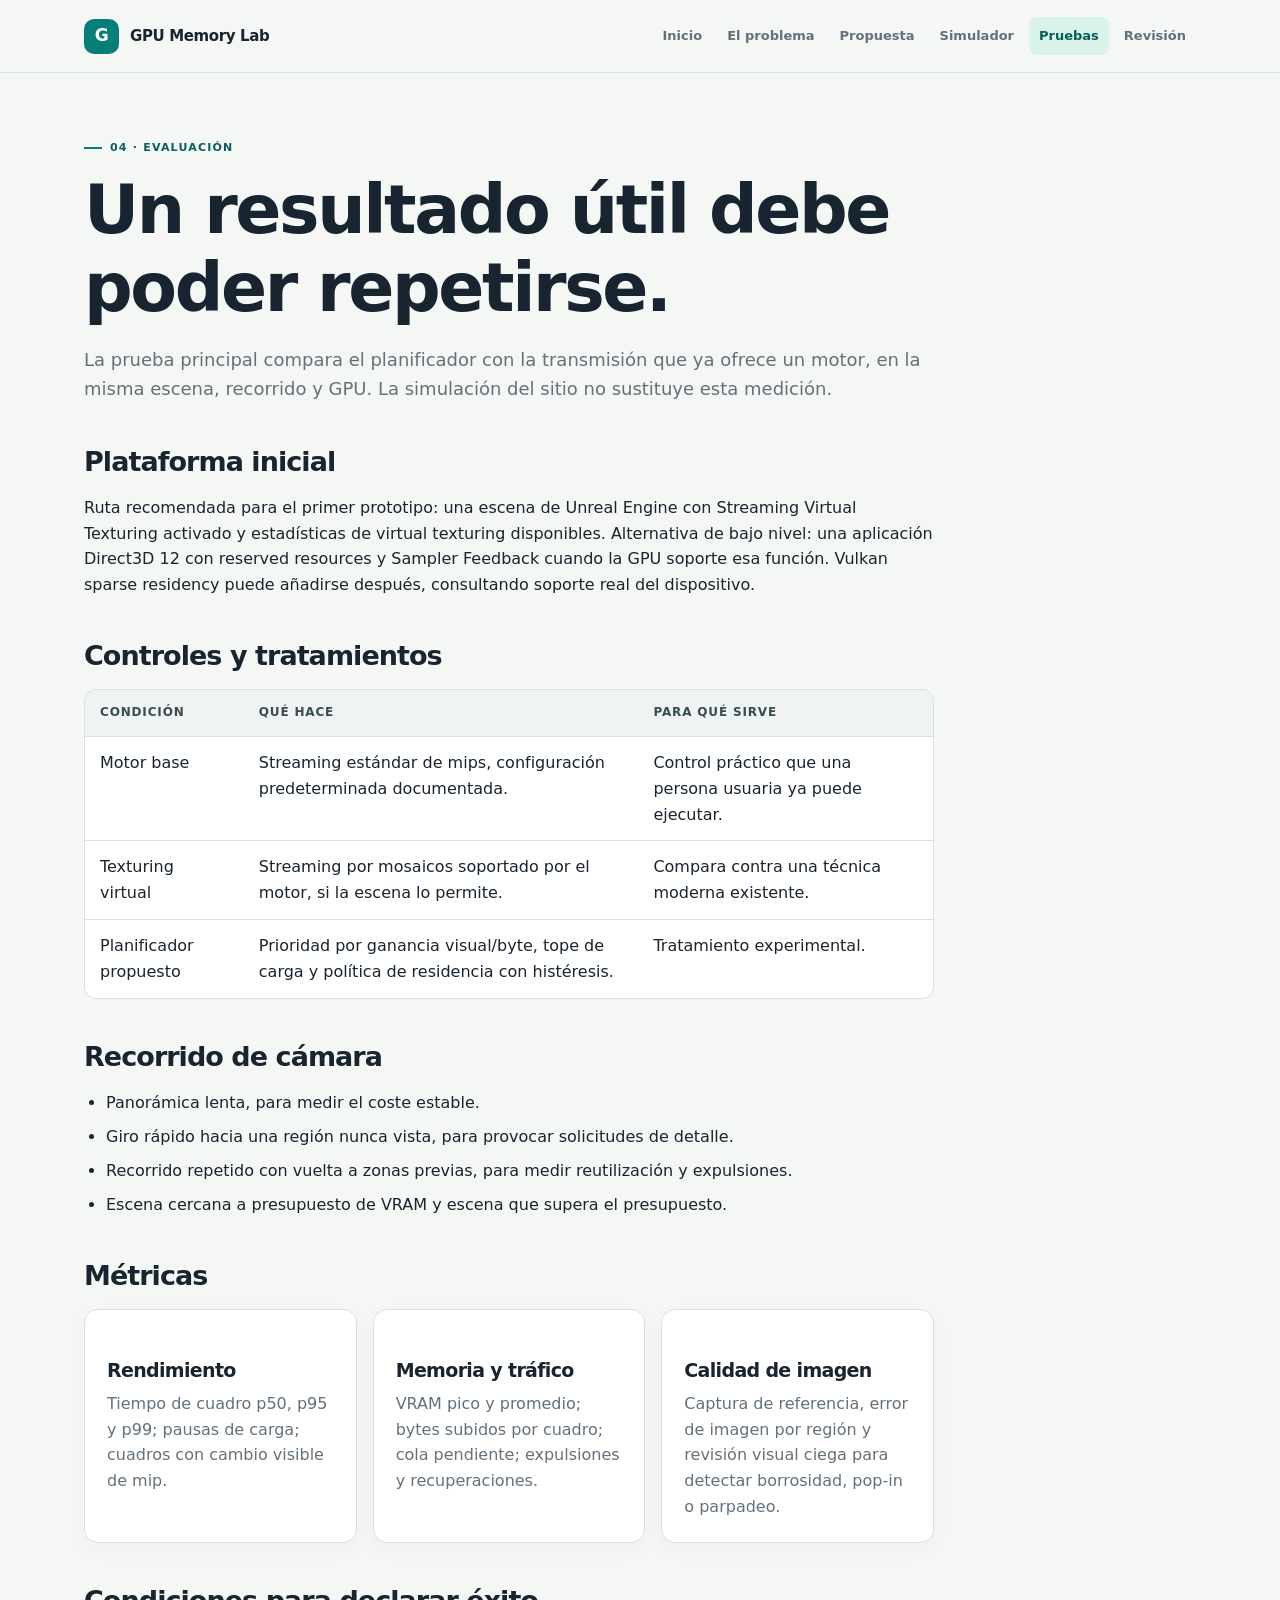
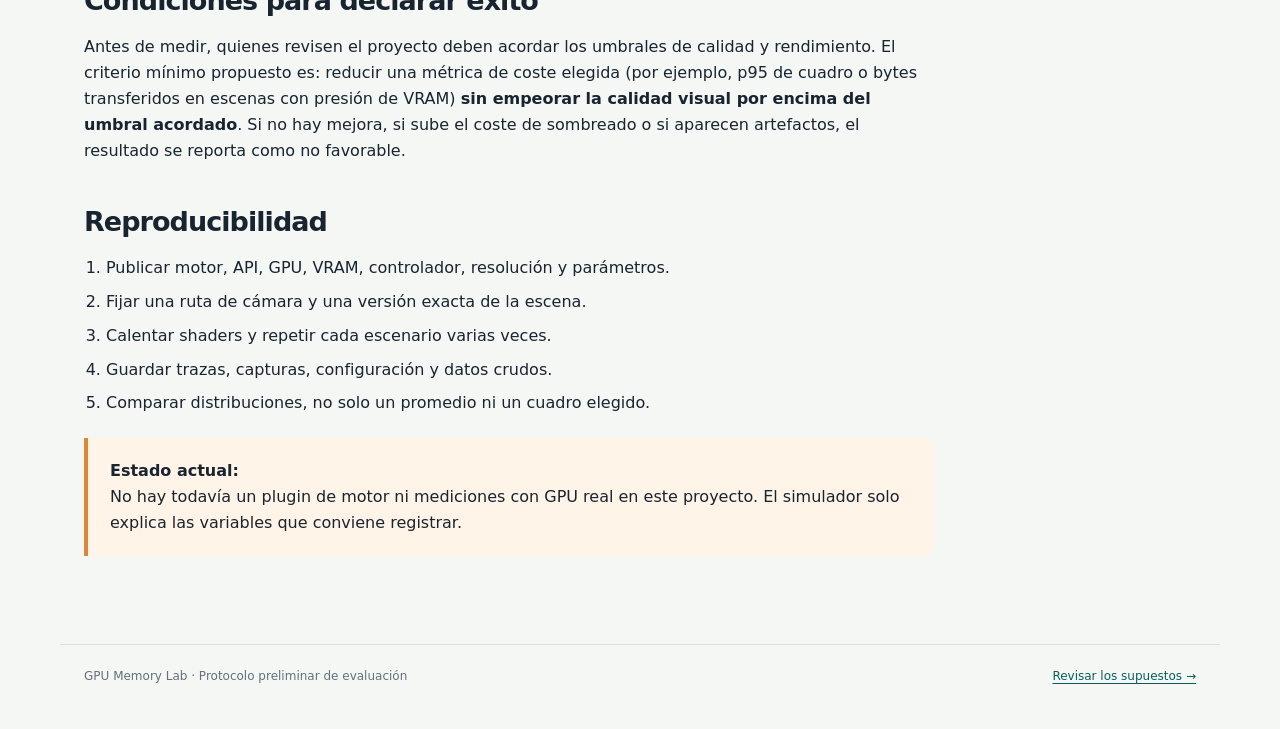
<file: validacion.html>
<!doctype html>
<html lang="es">
<head><meta charset="utf-8"><meta name="viewport" content="width=device-width, initial-scale=1"><meta name="description" content="Plan experimental reproducible para evaluar el planificador de carga de texturas en un motor y GPU reales."><title>Pruebas — GPU Memory Lab</title><link rel="stylesheet" href="styles.css"></head>
<body>
  <header class="site-header"><div class="nav-wrap"><a class="brand" href="index.html"><span class="brand-mark">G</span><span>GPU Memory Lab</span></a><nav class="nav-links" aria-label="Navegación principal"><a href="index.html">Inicio</a><a href="problema.html">El problema</a><a href="propuesta.html">Propuesta</a><a href="simulador.html">Simulador</a><a aria-current="page" href="validacion.html">Pruebas</a><a href="revision.html">Revisión</a></nav></div></header>
  <main>
    <div class="page-intro"><span class="eyebrow">04 · Evaluación</span><h1>Un resultado útil debe poder repetirse.</h1><p>La prueba principal compara el planificador con la transmisión que ya ofrece un motor, en la misma escena, recorrido y GPU. La simulación del sitio no sustituye esta medición.</p></div>
    <div class="prose">
      <h2>Plataforma inicial</h2>
      <p>Ruta recomendada para el primer prototipo: una escena de Unreal Engine con Streaming Virtual Texturing activado y estadísticas de virtual texturing disponibles. Alternativa de bajo nivel: una aplicación Direct3D 12 con reserved resources y Sampler Feedback cuando la GPU soporte esa función. Vulkan sparse residency puede añadirse después, consultando soporte real del dispositivo.</p>
      <h2>Controles y tratamientos</h2>
      <div class="table-wrap"><table><thead><tr><th>Condición</th><th>Qué hace</th><th>Para qué sirve</th></tr></thead><tbody>
        <tr><td>Motor base</td><td>Streaming estándar de mips, configuración predeterminada documentada.</td><td>Control práctico que una persona usuaria ya puede ejecutar.</td></tr>
        <tr><td>Texturing virtual</td><td>Streaming por mosaicos soportado por el motor, si la escena lo permite.</td><td>Compara contra una técnica moderna existente.</td></tr>
        <tr><td>Planificador propuesto</td><td>Prioridad por ganancia visual/byte, tope de carga y política de residencia con histéresis.</td><td>Tratamiento experimental.</td></tr>
      </tbody></table></div>
      <h2>Recorrido de cámara</h2>
      <ul><li>Panorámica lenta, para medir el coste estable.</li><li>Giro rápido hacia una región nunca vista, para provocar solicitudes de detalle.</li><li>Recorrido repetido con vuelta a zonas previas, para medir reutilización y expulsiones.</li><li>Escena cercana a presupuesto de VRAM y escena que supera el presupuesto.</li></ul>
      <h2>Métricas</h2>
      <div class="cards">
        <article class="card"><h3>Rendimiento</h3><p class="muted">Tiempo de cuadro p50, p95 y p99; pausas de carga; cuadros con cambio visible de mip.</p></article>
        <article class="card"><h3>Memoria y tráfico</h3><p class="muted">VRAM pico y promedio; bytes subidos por cuadro; cola pendiente; expulsiones y recuperaciones.</p></article>
        <article class="card"><h3>Calidad de imagen</h3><p class="muted">Captura de referencia, error de imagen por región y revisión visual ciega para detectar borrosidad, pop-in o parpadeo.</p></article>
      </div>
      <h2>Condiciones para declarar éxito</h2>
      <p>Antes de medir, quienes revisen el proyecto deben acordar los umbrales de calidad y rendimiento. El criterio mínimo propuesto es: reducir una métrica de coste elegida (por ejemplo, p95 de cuadro o bytes transferidos en escenas con presión de VRAM) <strong>sin empeorar la calidad visual por encima del umbral acordado</strong>. Si no hay mejora, si sube el coste de sombreado o si aparecen artefactos, el resultado se reporta como no favorable.</p>
      <h2>Reproducibilidad</h2>
      <ol><li>Publicar motor, API, GPU, VRAM, controlador, resolución y parámetros.</li><li>Fijar una ruta de cámara y una versión exacta de la escena.</li><li>Calentar shaders y repetir cada escenario varias veces.</li><li>Guardar trazas, capturas, configuración y datos crudos.</li><li>Comparar distribuciones, no solo un promedio ni un cuadro elegido.</li></ol>
      <div class="callout warning"><strong>Estado actual:</strong><p>No hay todavía un plugin de motor ni mediciones con GPU real en este proyecto. El simulador solo explica las variables que conviene registrar.</p></div>
    </div>
  </main>
  <footer class="footer"><span>GPU Memory Lab · Protocolo preliminar de evaluación</span><span><a href="revision.html">Revisar los supuestos →</a></span></footer>
</body>
</html>
</file>
<file: styles.css>
:root {
  color-scheme: light;
  --ink: #18242f;
  --muted: #62717c;
  --paper: #f5f7f5;
  --surface: #ffffff;
  --line: #d9e1de;
  --teal: #087e78;
  --teal-dark: #075e5a;
  --mint: #d9f2ea;
  --gold: #d88935;
  --coral: #d96555;
  --navy: #132530;
  --shadow: 0 12px 36px rgba(20, 45, 50, 0.08);
  font-family: Inter, ui-sans-serif, system-ui, -apple-system, BlinkMacSystemFont, "Segoe UI", sans-serif;
  font-synthesis: none;
  text-rendering: optimizeLegibility;
}

* { box-sizing: border-box; }
html { scroll-behavior: smooth; }
body { margin: 0; background: var(--paper); color: var(--ink); line-height: 1.62; }
a { color: var(--teal-dark); text-underline-offset: 3px; }
a:hover { color: #034c49; }
button, input, select { font: inherit; }
button, a.button { cursor: pointer; }

.site-header { position: sticky; top: 0; z-index: 10; background: rgba(245,247,245,.94); border-bottom: 1px solid var(--line); backdrop-filter: blur(12px); }
.nav-wrap { max-width: 1160px; margin: auto; padding: 0 24px; min-height: 72px; display: flex; gap: 28px; align-items: center; justify-content: space-between; }
.brand { display: flex; gap: 11px; align-items: center; color: var(--ink); text-decoration: none; font-size: 15px; font-weight: 800; letter-spacing: -.025em; white-space: nowrap; }
.brand-mark { width: 35px; height: 35px; display: grid; place-items: center; border-radius: 10px; color: white; background: var(--teal); font-size: 17px; }
.nav-links { display: flex; gap: 5px; align-items: center; flex-wrap: wrap; justify-content: flex-end; }
.nav-links a { padding: 8px 10px; color: var(--muted); font-size: 13px; font-weight: 650; text-decoration: none; border-radius: 8px; }
.nav-links a:hover, .nav-links a[aria-current="page"] { color: var(--teal-dark); background: var(--mint); }

main { max-width: 1160px; margin: auto; padding: 46px 24px 88px; }
.eyebrow { display: inline-flex; align-items: center; gap: 8px; color: var(--teal-dark); text-transform: uppercase; letter-spacing: .11em; font-size: 11px; font-weight: 800; }
.eyebrow::before { content: ""; display: inline-block; width: 18px; height: 2px; background: var(--teal); }
h1, h2, h3 { line-height: 1.15; letter-spacing: -.035em; }
h1 { margin: 14px 0 18px; max-width: 880px; font-size: clamp(36px, 6vw, 68px); }
h2 { margin: 0 0 18px; font-size: clamp(26px, 3.5vw, 38px); }
h3 { margin: 0 0 9px; font-size: 19px; }
p { margin: 0 0 16px; }
.lede { max-width: 770px; color: var(--muted); font-size: clamp(17px, 2vw, 20px); }
.muted { color: var(--muted); }
.small { font-size: 13px; }
.hero { padding: 46px 0 36px; display: grid; grid-template-columns: 1.3fr .7fr; gap: 46px; align-items: center; }
.hero-panel { border: 1px solid #cce4dc; border-radius: 18px; padding: 24px; background: linear-gradient(150deg, #e8f6f1, #fff); box-shadow: var(--shadow); }
.hero-panel .metric { font-size: 36px; font-weight: 850; line-height: 1; color: var(--teal-dark); }
.hero-panel .metric-label { margin-top: 7px; color: var(--muted); font-size: 13px; }
.metric-row { display: grid; grid-template-columns: repeat(2,1fr); gap: 14px; }
.status { display: inline-flex; gap: 8px; align-items: center; margin: 8px 0 22px; padding: 7px 11px; border: 1px solid #b7dfd2; border-radius: 999px; background: #eef9f5; color: #16645d; font-size: 12px; font-weight: 750; }
.status-dot { width: 7px; height: 7px; background: #26a38e; border-radius: 50%; }
.actions { display: flex; flex-wrap: wrap; gap: 11px; margin-top: 26px; }
.button { display: inline-flex; justify-content: center; align-items: center; gap: 8px; padding: 11px 16px; border-radius: 9px; border: 1px solid var(--teal); background: var(--teal); color: white; font-weight: 750; text-decoration: none; }
.button:hover { background: var(--teal-dark); color: white; }
.button.secondary { color: var(--teal-dark); background: white; }
.button.secondary:hover { background: #eff9f5; }
.section { margin-top: 58px; }
.section-head { display: flex; align-items: end; justify-content: space-between; gap: 20px; margin-bottom: 22px; }
.section-head p { max-width: 560px; margin: 0; color: var(--muted); }
.cards { display: grid; grid-template-columns: repeat(3, 1fr); gap: 16px; }
.card { padding: 22px; border: 1px solid var(--line); border-radius: 14px; background: var(--surface); box-shadow: 0 6px 20px rgba(20,45,50,.035); }
.card p:last-child { margin-bottom: 0; }
.card-icon { margin-bottom: 12px; width: 36px; height: 36px; display: grid; place-items: center; background: var(--mint); color: var(--teal-dark); border-radius: 10px; font-weight: 850; }
.callout { padding: 20px 22px; background: #eef6f4; border-left: 4px solid var(--teal); border-radius: 0 11px 11px 0; }
.callout.warning { background: #fff4e7; border-color: var(--gold); }
.callout p:last-child { margin-bottom: 0; }
.page-intro { max-width: 850px; margin: 12px 0 38px; }
.page-intro p { color: var(--muted); font-size: 18px; }
.prose { max-width: 850px; }
.prose h2 { margin-top: 42px; font-size: 27px; }
.prose h3 { margin-top: 28px; }
.prose ul, .prose ol { padding-left: 22px; margin: 8px 0 22px; }
.prose li { margin-bottom: 8px; }
.two-col { display: grid; grid-template-columns: 1fr 1fr; gap: 18px; }
.table-wrap { overflow-x: auto; border: 1px solid var(--line); border-radius: 12px; background: white; }
table { width: 100%; border-collapse: collapse; min-width: 620px; }
th, td { padding: 13px 15px; border-bottom: 1px solid var(--line); text-align: left; vertical-align: top; }
th { background: #eff4f2; color: #394b53; font-size: 12px; text-transform: uppercase; letter-spacing: .07em; }
tr:last-child td { border-bottom: 0; }
.tag { display: inline-flex; padding: 4px 8px; border-radius: 99px; background: #edf2f0; color: #50626a; font-size: 11px; font-weight: 750; }
.tag.green { background: var(--mint); color: var(--teal-dark); }
pre, code { font-family: "Cascadia Code", "SFMono-Regular", Consolas, monospace; }
pre { overflow-x: auto; margin: 18px 0 22px; padding: 19px; border-radius: 12px; background: #14242d; color: #e7f3ef; font-size: 13px; line-height: 1.65; }
code.inline { padding: 2px 5px; border-radius: 5px; background: #e9efec; color: #174c4a; font-size: .92em; }
.steps { counter-reset: step; display: grid; gap: 13px; }
.step { position: relative; padding: 19px 20px 19px 62px; background: white; border: 1px solid var(--line); border-radius: 12px; }
.step::before { counter-increment: step; content: counter(step); position: absolute; left: 19px; top: 18px; width: 27px; height: 27px; display: grid; place-items: center; border-radius: 50%; background: var(--teal); color: white; font-size: 12px; font-weight: 800; }
.step p:last-child { margin-bottom: 0; }
.source-list { display: grid; gap: 11px; }
.source { padding: 16px 18px; background: #fff; border: 1px solid var(--line); border-radius: 11px; }
.source strong { display: block; margin-bottom: 4px; }
.source p { margin: 0; color: var(--muted); font-size: 13px; }
.footer { max-width: 1160px; margin: auto; padding: 22px 24px 42px; border-top: 1px solid var(--line); display: flex; justify-content: space-between; gap: 24px; color: var(--muted); font-size: 12px; }
.footer a { color: var(--teal-dark); }

/* Simulator */
.sim-layout { display: grid; grid-template-columns: minmax(0, 1.45fr) minmax(300px, .75fr); gap: 18px; align-items: start; }
.panel { padding: 20px; border: 1px solid var(--line); border-radius: 14px; background: white; box-shadow: 0 6px 20px rgba(20,45,50,.035); }
.panel h2 { margin-bottom: 7px; font-size: 20px; }
.panel-head { display: flex; justify-content: space-between; gap: 18px; align-items: start; margin-bottom: 16px; }
.scene-canvas, .chart-canvas { width: 100%; display: block; border-radius: 10px; background: #10212b; }
.scene-canvas { height: 265px; }
.chart-canvas { height: 180px; }
.controls { display: grid; grid-template-columns: 1fr 1fr 1fr; gap: 12px; margin: 16px 0; }
.control { padding: 12px; border-radius: 10px; background: #f3f7f5; }
.control label { display: block; margin-bottom: 6px; color: #40545c; font-size: 12px; font-weight: 800; }
.control select { width: 100%; padding: 7px 8px; border: 1px solid #cad6d2; border-radius: 7px; background: white; color: var(--ink); }
.control input[type=range] { width: 100%; accent-color: var(--teal); }
.control output { color: var(--teal-dark); font-size: 12px; font-weight: 750; }
.sim-actions { display: flex; gap: 9px; flex-wrap: wrap; }
.sim-actions button { padding: 9px 13px; border: 1px solid var(--teal); border-radius: 8px; background: var(--teal); color: white; font-weight: 750; }
.sim-actions button.secondary { color: var(--teal-dark); background: white; }
.stat-grid { display: grid; grid-template-columns: repeat(2, 1fr); gap: 10px; }
.stat { padding: 13px; background: #f5f8f7; border-radius: 9px; }
.stat strong { display: block; font-size: 22px; line-height: 1.15; letter-spacing: -.03em; }
.stat span { display: block; margin-top: 4px; color: var(--muted); font-size: 11px; }
.strategy-row { margin-bottom: 16px; padding-bottom: 15px; border-bottom: 1px solid var(--line); }
.strategy-row:last-child { padding-bottom: 0; border: 0; }
.strategy-name { display: flex; align-items: center; justify-content: space-between; gap: 10px; margin-bottom: 10px; font-size: 13px; font-weight: 800; }
.swatch { display: inline-block; width: 10px; height: 10px; margin-right: 7px; border-radius: 3px; }
.bar-track { height: 8px; margin-top: 5px; overflow: hidden; border-radius: 99px; background: #e7eeeb; }
.bar-fill { height: 100%; border-radius: inherit; background: var(--teal); transition: width .3s ease; }
.bar-fill.gold { background: var(--gold); }
.legend { display: flex; flex-wrap: wrap; gap: 14px; margin-top: 9px; color: var(--muted); font-size: 11px; }
.legend span { display: flex; gap: 6px; align-items: center; }
.legend i { width: 8px; height: 8px; display: inline-block; border-radius: 2px; }
.sim-note { margin-top: 15px; padding: 12px 14px; border-radius: 9px; background: #fff6e9; color: #76501f; font-size: 12px; }
.sim-note strong { color: #654114; }
.delta { font-weight: 800; color: var(--teal-dark); }
.quality-chip { padding: 3px 7px; border-radius: 99px; background: #e6f6ef; color: #176358; font-size: 11px; }

@media (max-width: 850px) {
  .hero { grid-template-columns: 1fr; gap: 22px; padding-top: 28px; }
  .hero-panel { max-width: 580px; }
  .cards { grid-template-columns: 1fr 1fr; }
  .sim-layout { grid-template-columns: 1fr; }
}
@media (max-width: 640px) {
  .nav-wrap { align-items: flex-start; flex-direction: column; gap: 8px; padding: 14px 18px; }
  .nav-links { justify-content: flex-start; margin-left: -8px; }
  .nav-links a { padding: 7px 8px; font-size: 12px; }
  main { padding: 30px 18px 62px; }
  .cards, .two-col { grid-template-columns: 1fr; }
  .controls { grid-template-columns: 1fr; }
  .section-head { display: block; }
  .footer { flex-direction: column; padding: 20px 18px 32px; }
  .scene-canvas { height: 230px; }
}
</file>
